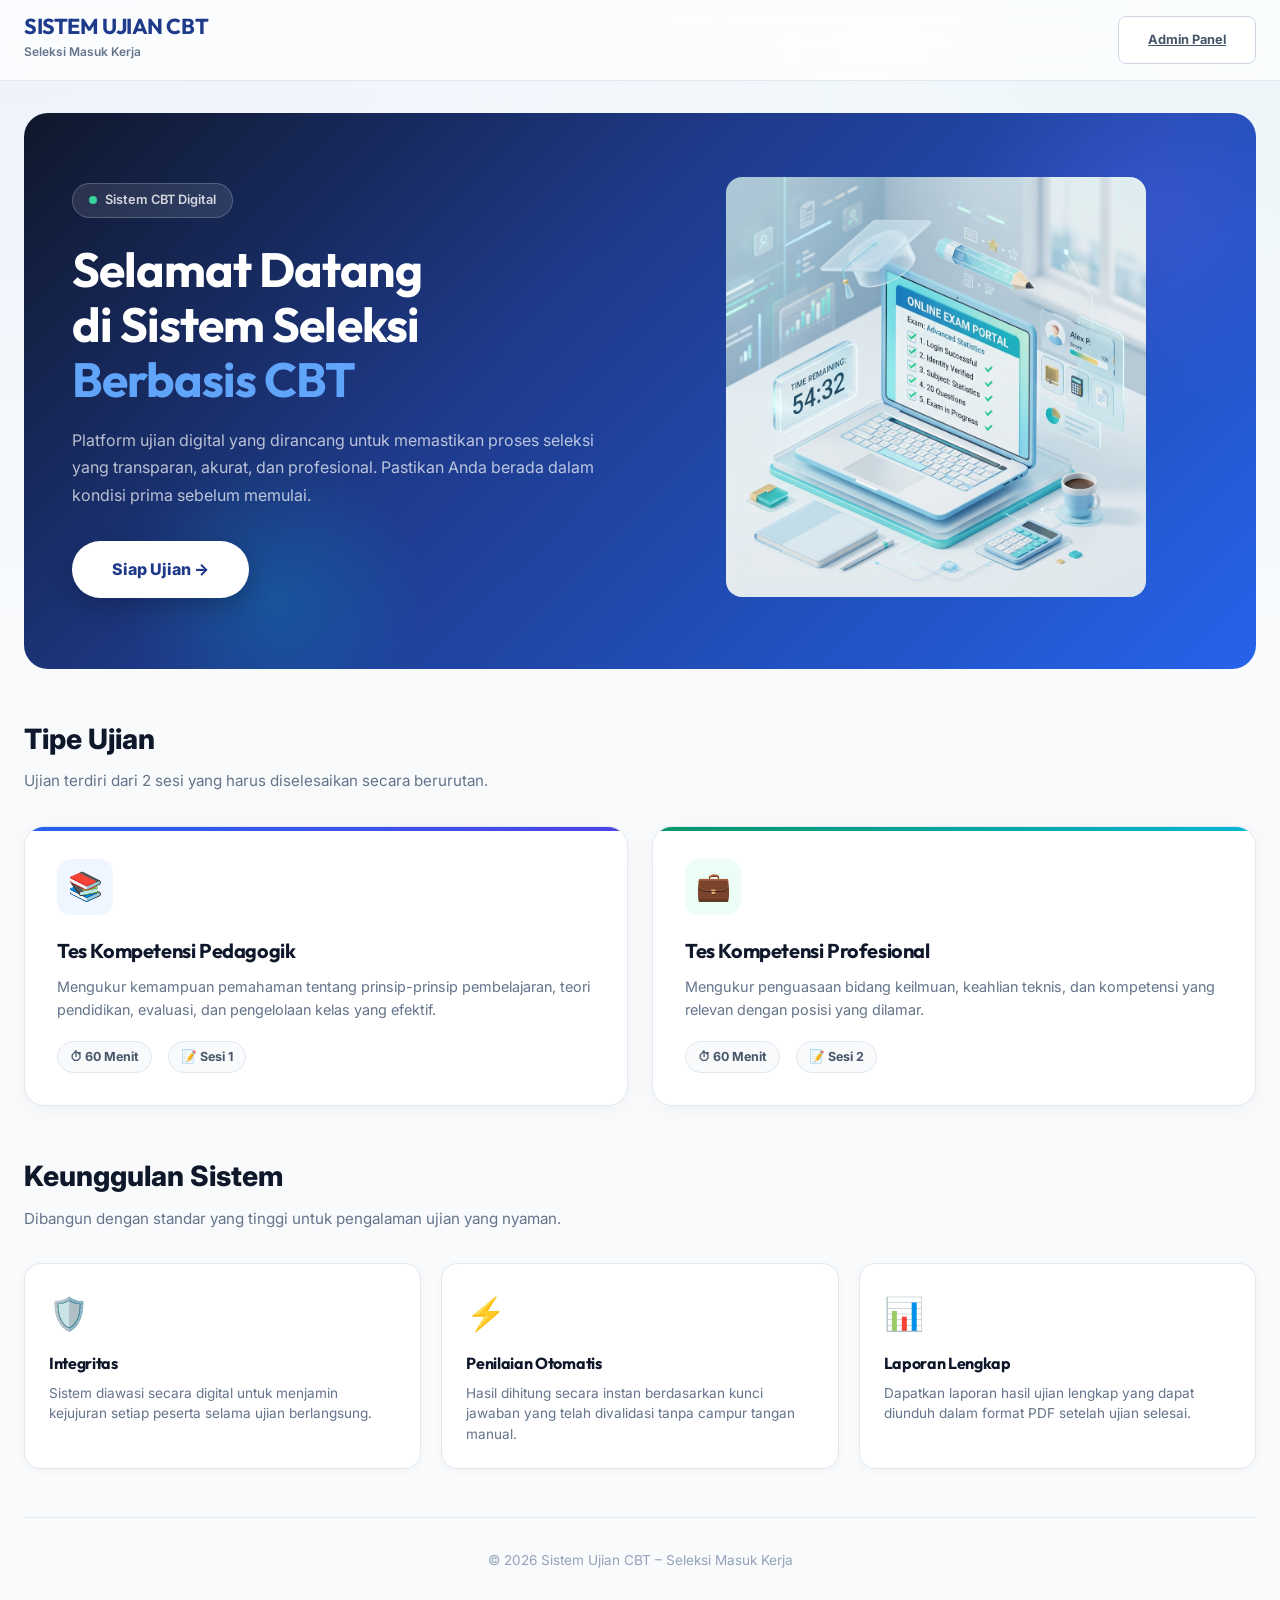
<file: index.html>
<!DOCTYPE html>
<html lang="id">
<head>
  <meta charset="UTF-8">
  <meta name="viewport" content="width=device-width, initial-scale=1.0">
  <title>Sistem Ujian CBT – Seleksi Masuk Kerja</title>
  <link rel="stylesheet" href="css/style.css">
  <style>
    /* Hero Gradient Banner */
    .landing-hero {
      background: linear-gradient(135deg, #0f172a 0%, #1e3a8a 40%, #2563eb 100%);
      border-radius: 24px;
      padding: 4rem 3rem;
      display: grid;
      grid-template-columns: 1fr 1fr;
      gap: 3rem;
      align-items: center;
      margin-bottom: 3rem;
      position: relative;
      overflow: hidden;
    }
    .landing-hero::before {
      content: '';
      position: absolute;
      top: -100px; right: -100px;
      width: 400px; height: 400px;
      background: radial-gradient(circle, rgba(99,102,241,0.3) 0%, transparent 70%);
      border-radius: 50%;
    }
    .landing-hero::after {
      content: '';
      position: absolute;
      bottom: -80px; left: 100px;
      width: 300px; height: 300px;
      background: radial-gradient(circle, rgba(6,182,212,0.2) 0%, transparent 70%);
      border-radius: 50%;
    }
    .hero-content { position: relative; z-index: 1; }
    .hero-badge {
      display: inline-flex; align-items: center; gap: 8px;
      background: rgba(255,255,255,0.1); border: 1px solid rgba(255,255,255,0.2);
      padding: 6px 16px; border-radius: 50px; margin-bottom: 1.5rem;
      font-size: 0.8rem; color: rgba(255,255,255,0.8); font-weight: 600;
    }
    .hero-badge span { width: 8px; height: 8px; background: #34d399; border-radius: 50%; }
    .hero-title { font-size: 3rem; color: white; line-height: 1.15; margin-bottom: 1.25rem; }
    .hero-title em { color: #60a5fa; font-style: normal; }
    .hero-desc { color: rgba(255,255,255,0.7); font-size: 1rem; line-height: 1.7; margin-bottom: 2rem; }
    .hero-cta { display: flex; gap: 1rem; align-items: center; }
    .btn-hero {
      background: white; color: #1e3a8a;
      padding: 1rem 2.5rem; border-radius: 50px;
      font-weight: 800; font-size: 1rem; text-decoration: none;
      box-shadow: 0 8px 25px rgba(0,0,0,0.2);
      transition: transform 0.2s, box-shadow 0.2s;
      display: inline-flex; align-items: center; gap: 8px;
    }
    .btn-hero:hover { transform: translateY(-3px); box-shadow: 0 12px 30px rgba(0,0,0,0.25); }
    .hero-illu-wrap { position: relative; z-index: 1; text-align: center; }
    .hero-illu-wrap img { width: 100%; max-width: 420px; animation: float 6s ease-in-out infinite; border-radius: 16px; }

    /* Exam Types Section */
    .section-title { font-size: 1.75rem; font-weight: 800; color: #0f172a; margin-bottom: 0.5rem; }
    .section-sub { color: #64748b; margin-bottom: 2rem; font-size: 0.95rem; }

    .exam-types-grid {
      display: grid;
      grid-template-columns: 1fr 1fr;
      gap: 1.5rem;
      margin-bottom: 3rem;
    }
    .exam-type-card {
      background: white;
      border: 1px solid #e2e8f0;
      border-radius: 20px;
      padding: 2rem;
      box-shadow: 0 4px 20px rgba(0,0,0,0.04);
      transition: transform 0.2s, box-shadow 0.2s;
      position: relative;
      overflow: hidden;
    }
    .exam-type-card:hover { transform: translateY(-4px); box-shadow: 0 12px 30px rgba(0,0,0,0.08); }
    .exam-type-card::before {
      content: '';
      position: absolute; top: 0; left: 0;
      width: 100%; height: 4px;
    }
    .exam-type-card.pedagogik::before { background: linear-gradient(90deg, #2563eb, #4f46e5); }
    .exam-type-card.profesional::before { background: linear-gradient(90deg, #059669, #06b6d4); }
    .exam-type-icon {
      width: 56px; height: 56px; border-radius: 14px;
      display: flex; align-items: center; justify-content: center;
      font-size: 1.75rem; margin-bottom: 1.25rem;
    }
    .pedagogik .exam-type-icon { background: #eff6ff; }
    .profesional .exam-type-icon { background: #ecfdf5; }
    .exam-type-card h3 { font-size: 1.25rem; color: #0f172a; margin-bottom: 0.5rem; }
    .exam-type-card p { color: #64748b; font-size: 0.9rem; line-height: 1.6; margin-bottom: 1.25rem; }
    .exam-meta { display: flex; gap: 1rem; }
    .exam-meta-item {
      display: flex; align-items: center; gap: 6px;
      font-size: 0.78rem; font-weight: 700; color: #475569;
      background: #f8fafc; padding: 5px 12px; border-radius: 50px;
      border: 1px solid #e2e8f0;
    }

    /* Features */
    .features-grid {
      display: grid;
      grid-template-columns: repeat(3, 1fr);
      gap: 1.25rem;
      margin-bottom: 3rem;
    }
    .feature-card {
      background: white; border: 1px solid #e2e8f0;
      border-radius: 16px; padding: 1.5rem;
      box-shadow: 0 2px 10px rgba(0,0,0,0.03);
    }
    .feature-icon { font-size: 2rem; margin-bottom: 0.75rem; }
    .feature-card h4 { font-size: 1rem; color: #0f172a; margin-bottom: 0.4rem; }
    .feature-card p { color: #64748b; font-size: 0.85rem; line-height: 1.5; }

    @keyframes float {
      0%, 100% { transform: translateY(0); }
      50% { transform: translateY(-12px); }
    }

    /* ── Mobile Responsive ── */
    @media (max-width: 768px) {
      .landing-hero {
        grid-template-columns: 1fr;
        padding: 2.5rem 1.5rem;
        gap: 1.5rem;
        border-radius: 16px;
        margin-bottom: 2rem;
      }
      .hero-title { font-size: 2rem; }
      .hero-illu-wrap { order: -1; }
      .hero-illu-wrap img { max-width: 260px; }
      .hero-cta { flex-wrap: wrap; }
      .btn-hero { padding: 0.875rem 2rem; font-size: 0.95rem; }

      .exam-types-grid { grid-template-columns: 1fr; gap: 1rem; margin-bottom: 2rem; }
      .features-grid { grid-template-columns: 1fr; gap: 1rem; margin-bottom: 2rem; }
      .section-title { font-size: 1.35rem; }
    }

    @media (max-width: 480px) {
      .landing-hero { padding: 2rem 1.25rem; border-radius: 14px; }
      .hero-title { font-size: 1.65rem; }
      .hero-desc { font-size: 0.9rem; }
      .hero-illu-wrap img { max-width: 200px; }
      .exam-meta { flex-wrap: wrap; gap: 0.5rem; }
    }
  </style>
</head>
<body>
<div class="bg-mesh"></div>

<header class="site-header">
  <div class="header-inner">
    <div class="logo">
      <div class="logo-text">
        <h1>SISTEM UJIAN CBT</h1>
        <span>Seleksi Masuk Kerja</span>
      </div>
    </div>
    <a href="admin-login.html" class="btn btn-outline" style="font-size:0.8rem;">Admin Panel</a>
  </div>
</header>

<main class="main-container wide">

  <!-- HERO BANNER -->
  <section class="landing-hero">
    <div class="hero-content">
      <div class="hero-badge"><span></span> Sistem CBT Digital</div>
      <h1 class="hero-title">Selamat Datang<br>di Sistem Seleksi<br><em>Berbasis CBT</em></h1>
      <p class="hero-desc">Platform ujian digital yang dirancang untuk memastikan proses seleksi yang transparan, akurat, dan profesional. Pastikan Anda berada dalam kondisi prima sebelum memulai.</p>
      <div class="hero-cta">
        <a href="data-diri.html" class="btn-hero">Siap Ujian →</a>
      </div>
    </div>
    <div class="hero-illu-wrap">
      <img src="cbt-illustration.png" alt="CBT Illustration">
    </div>
  </section>

  <!-- TIPE UJIAN -->
  <div style="margin-bottom: 1rem;">
    <div class="section-title">Tipe Ujian</div>
    <p class="section-sub">Ujian terdiri dari 2 sesi yang harus diselesaikan secara berurutan.</p>
  </div>

  <div class="exam-types-grid">
    <div class="exam-type-card pedagogik">
      <div class="exam-type-icon">📚</div>
      <h3>Tes Kompetensi Pedagogik</h3>
      <p>Mengukur kemampuan pemahaman tentang prinsip-prinsip pembelajaran, teori pendidikan, evaluasi, dan pengelolaan kelas yang efektif.</p>
      <div class="exam-meta">
        <div class="exam-meta-item">⏱ 60 Menit</div>
        <div class="exam-meta-item">📝 Sesi 1</div>
      </div>
    </div>
    <div class="exam-type-card profesional">
      <div class="exam-type-icon">💼</div>
      <h3>Tes Kompetensi Profesional</h3>
      <p>Mengukur penguasaan bidang keilmuan, keahlian teknis, dan kompetensi yang relevan dengan posisi yang dilamar.</p>
      <div class="exam-meta">
        <div class="exam-meta-item">⏱ 60 Menit</div>
        <div class="exam-meta-item">📝 Sesi 2</div>
      </div>
    </div>
  </div>

  <!-- FEATURES -->
  <div class="section-title" style="margin-bottom: 0.5rem;">Keunggulan Sistem</div>
  <p class="section-sub">Dibangun dengan standar yang tinggi untuk pengalaman ujian yang nyaman.</p>
  <div class="features-grid">
    <div class="feature-card">
      <div class="feature-icon">🛡️</div>
      <h4>Integritas</h4>
      <p>Sistem diawasi secara digital untuk menjamin kejujuran setiap peserta selama ujian berlangsung.</p>
    </div>
    <div class="feature-card">
      <div class="feature-icon">⚡</div>
      <h4>Penilaian Otomatis</h4>
      <p>Hasil dihitung secara instan berdasarkan kunci jawaban yang telah divalidasi tanpa campur tangan manual.</p>
    </div>
    <div class="feature-card">
      <div class="feature-icon">📊</div>
      <h4>Laporan Lengkap</h4>
      <p>Dapatkan laporan hasil ujian lengkap yang dapat diunduh dalam format PDF setelah ujian selesai.</p>
    </div>
  </div>

  <footer style="text-align:center; padding: 2rem; border-top: 1px solid #e2e8f0; color: #94a3b8; font-size: 0.85rem;">
    © 2026 Sistem Ujian CBT – Seleksi Masuk Kerja
  </footer>
</main>

<script>
  // Background Sync: Mengirim hasil ujian tertunda jika ada
  window.addEventListener('load', () => {
    const unsentStr = localStorage.getItem('cbt_unsent_result');
    if (unsentStr) {
      fetch('api_hasil.php', {
        method: 'POST',
        headers: { 'Content-Type': 'application/json' },
        body: unsentStr
      }).then(r => r.json()).then(res => {
        if (res.status === 'success') localStorage.removeItem('cbt_unsent_result');
      }).catch(e => console.log('Background sync failed:', e));
    }
  });
</script>
</body>
</html>
</file>
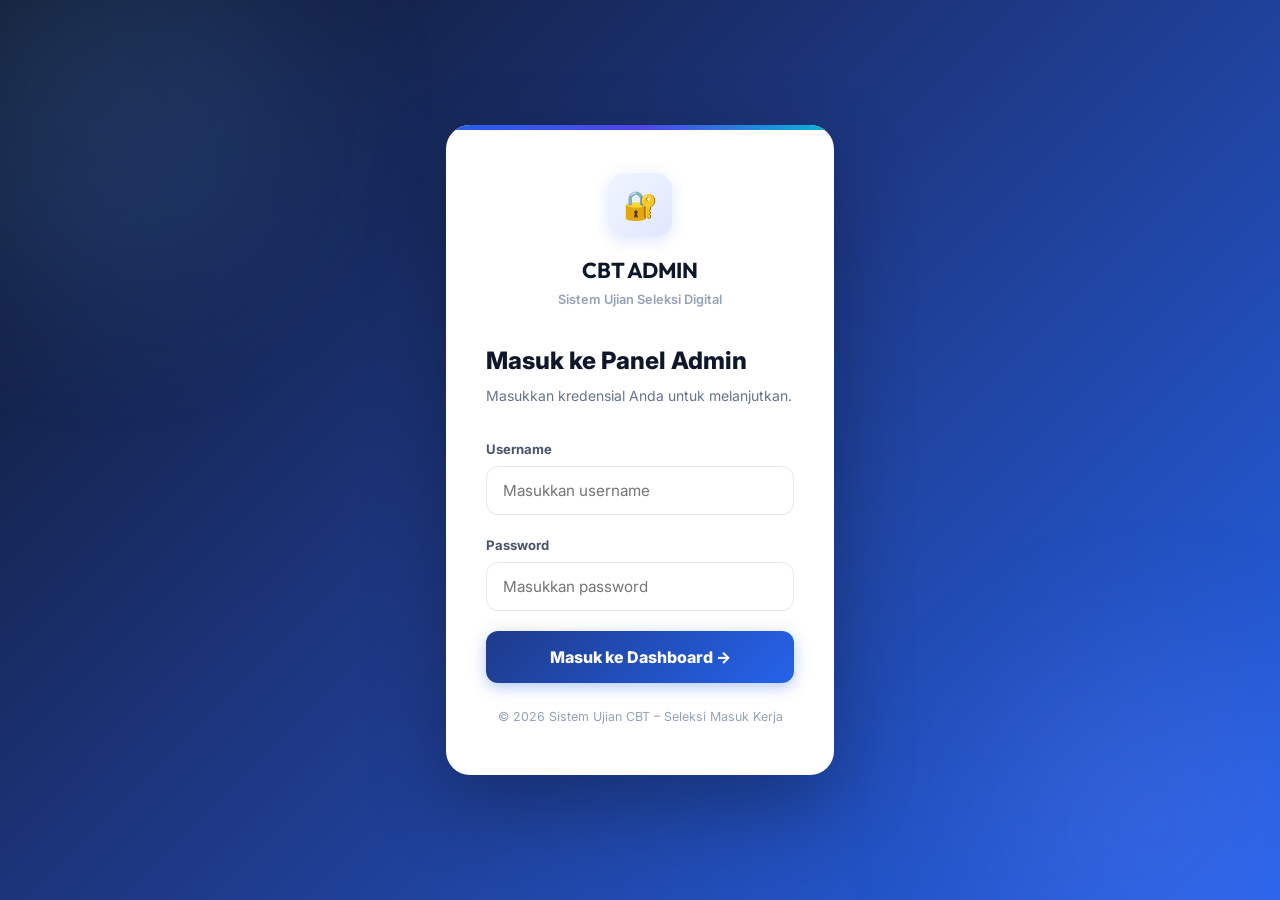
<file: admin-login.html>
<!DOCTYPE html>
<html lang="id">
<head>
  <meta charset="UTF-8">
  <meta name="viewport" content="width=device-width, initial-scale=1.0">
  <title>Login Admin – Sistem Ujian CBT</title>
  <link rel="stylesheet" href="css/style.css">
  <style>
    body { min-height: 100vh; display: flex; align-items: center; justify-content: center; background: linear-gradient(135deg, #0f172a 0%, #1e3a8a 50%, #2563eb 100%); }

    .login-wrap {
      width: 100%; max-width: 420px; padding: 1rem;
    }

    .login-card {
      background: white; border-radius: 24px; padding: 3rem 2.5rem;
      box-shadow: 0 30px 80px rgba(0,0,0,0.3);
      position: relative; overflow: hidden;
    }
    .login-card::before {
      content: ''; position: absolute; top: 0; left: 0; right: 0; height: 5px;
      background: linear-gradient(90deg, #2563eb, #4f46e5, #06b6d4);
    }

    .login-logo {
      text-align: center; margin-bottom: 2rem;
    }
    .login-logo-icon {
      width: 64px; height: 64px; background: linear-gradient(135deg, #eff6ff, #e0e7ff);
      border-radius: 16px; display: flex; align-items: center; justify-content: center;
      font-size: 1.75rem; margin: 0 auto 1rem;
      box-shadow: 0 4px 15px rgba(37,99,235,0.15);
    }
    .login-logo h1 { font-size: 1.35rem; color: #0f172a; margin-bottom: 2px; }
    .login-logo p { font-size: 0.8rem; color: #94a3b8; font-weight: 600; }

    .login-title { font-size: 1.5rem; font-weight: 800; color: #0f172a; margin-bottom: 0.25rem; }
    .login-subtitle { font-size: 0.875rem; color: #64748b; margin-bottom: 2rem; }

    .login-group { margin-bottom: 1.25rem; }
    .login-label { display: block; font-size: 0.82rem; font-weight: 700; color: #475569; margin-bottom: 6px; }
    .login-input {
      width: 100%; padding: 0.875rem 1rem; border: 1.5px solid #e2e8f0;
      border-radius: 12px; font-size: 0.95rem; font-family: 'Inter', sans-serif;
      transition: border-color 0.2s, box-shadow 0.2s; outline: none;
    }
    .login-input:focus { border-color: #2563eb; box-shadow: 0 0 0 4px rgba(37,99,235,0.1); }
    .login-input.error { border-color: #e11d48; box-shadow: 0 0 0 4px rgba(225,29,72,0.1); }

    .login-error {
      background: #fef2f2; border: 1px solid #fecaca; border-radius: 10px;
      padding: 0.75rem 1rem; font-size: 0.85rem; color: #991b1b;
      margin-bottom: 1.25rem; display: none; align-items: center; gap: 8px;
    }
    .login-error.show { display: flex; }

    .login-btn {
      width: 100%; padding: 1rem; background: linear-gradient(135deg, #1e3a8a, #2563eb);
      color: white; border: none; border-radius: 12px; font-size: 1rem;
      font-weight: 800; cursor: pointer; font-family: 'Inter', sans-serif;
      box-shadow: 0 4px 15px rgba(37,99,235,0.35);
      transition: transform 0.2s, box-shadow 0.2s;
    }
    .login-btn:hover { transform: translateY(-2px); box-shadow: 0 8px 25px rgba(37,99,235,0.4); }
    .login-btn:active { transform: translateY(0); }

    .login-footer {
      text-align: center; margin-top: 1.5rem;
      font-size: 0.78rem; color: #94a3b8;
    }

    /* Background blobs */
    .blob {
      position: fixed; border-radius: 50%;
      filter: blur(80px); opacity: 0.15; pointer-events: none; z-index: 0;
    }
    .blob-1 { width: 400px; height: 400px; background: #60a5fa; top: -100px; left: -100px; }
    .blob-2 { width: 350px; height: 350px; background: #818cf8; bottom: -100px; right: -50px; }
  </style>
</head>
<body>
<div class="blob blob-1"></div>
<div class="blob blob-2"></div>

<div class="login-wrap">
  <div class="login-card">
    <div class="login-logo">
      <div class="login-logo-icon">🔐</div>
      <h1>CBT ADMIN</h1>
      <p>Sistem Ujian Seleksi Digital</p>
    </div>

    <div class="login-title">Masuk ke Panel Admin</div>
    <p class="login-subtitle">Masukkan kredensial Anda untuk melanjutkan.</p>

    <div class="login-error" id="login-error">
      <span>⚠️</span> Username atau password salah.
    </div>

    <form id="login-form" onsubmit="doLogin(event)">
      <div class="login-group">
        <label class="login-label" for="username">Username</label>
        <input type="text" id="username" class="login-input" placeholder="Masukkan username" autocomplete="username">
      </div>
      <div class="login-group">
        <label class="login-label" for="password">Password</label>
        <input type="password" id="password" class="login-input" placeholder="Masukkan password" autocomplete="current-password">
      </div>
      <button type="submit" class="login-btn">Masuk ke Dashboard →</button>
    </form>

    <div class="login-footer">
      © 2026 Sistem Ujian CBT – Seleksi Masuk Kerja
    </div>
  </div>
</div>

<script>
  // Cek jika sudah login
  if (sessionStorage.getItem('admin_logged_in') === 'true') {
    window.location.href = 'admin.html';
  }

  function doLogin(e) {
    e.preventDefault();
    const username = document.getElementById('username').value.trim();
    const password = document.getElementById('password').value;
    const errEl = document.getElementById('login-error');
    const uInput = document.getElementById('username');
    const pInput = document.getElementById('password');

    // Reset
    errEl.classList.remove('show');
    uInput.classList.remove('error');
    pInput.classList.remove('error');

    if (username === 'admin' && password === 'admin1234') {
      sessionStorage.setItem('admin_logged_in', 'true');
      window.location.href = 'admin.html';
    } else {
      errEl.classList.add('show');
      uInput.classList.add('error');
      pInput.classList.add('error');
      pInput.value = '';
    }
  }
</script>
</body>
</html>
</file>
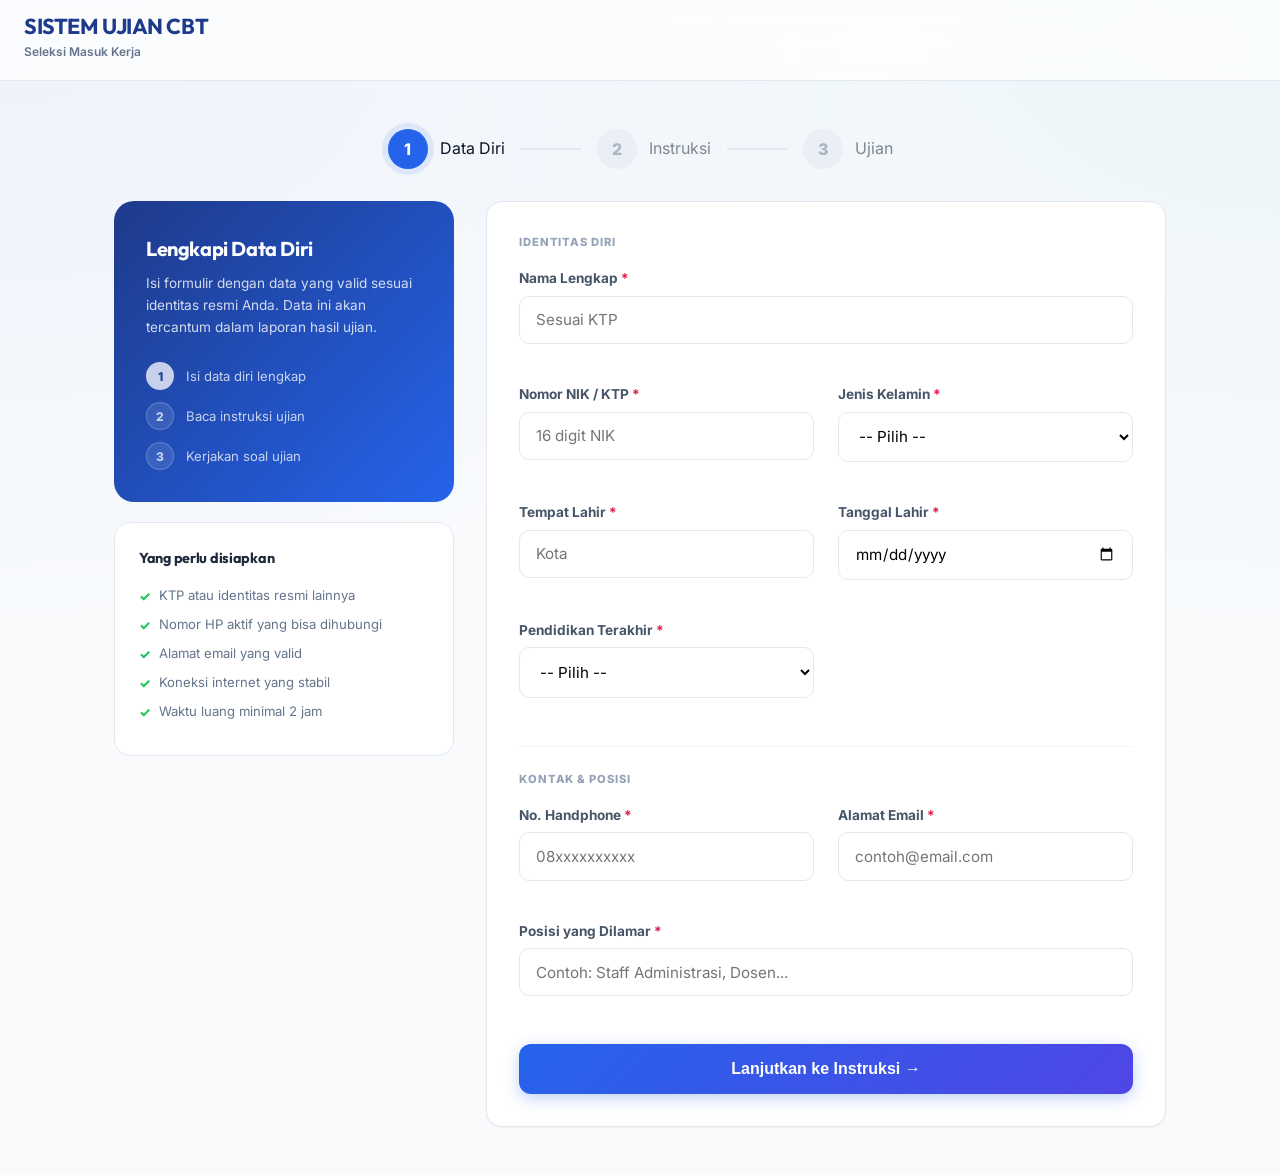
<file: data-diri.html>
<!DOCTYPE html>
<html lang="id">
<head>
  <meta charset="UTF-8">
  <meta name="viewport" content="width=device-width, initial-scale=1.0">
  <title>Data Peserta – Sistem Ujian CBT</title>
  <link rel="stylesheet" href="css/style.css">
  <style>
    .datadiri-layout {
      display: grid;
      grid-template-columns: 1fr 2fr;
      gap: 2rem;
      align-items: start;
    }

    /* Info Panel (kiri) */
    .datadiri-info {
      position: sticky;
      top: 100px;
    }
    .info-panel {
      background: linear-gradient(135deg, #1e3a8a 0%, #2563eb 100%);
      border-radius: 20px;
      padding: 2rem;
      color: white;
      margin-bottom: 1.25rem;
    }
    .info-panel h3 { font-size: 1.25rem; margin-bottom: 0.5rem; }
    .info-panel p { font-size: 0.85rem; opacity: 0.8; line-height: 1.6; margin-bottom: 1.5rem; }
    .info-steps { display: flex; flex-direction: column; gap: 0.75rem; }
    .info-step {
      display: flex; align-items: center; gap: 12px;
      font-size: 0.82rem; opacity: 0.75;
    }
    .info-step.done { opacity: 1; }
    .info-step-num {
      width: 28px; height: 28px; border-radius: 50%;
      background: rgba(255,255,255,0.15); border: 1px solid rgba(255,255,255,0.3);
      display: flex; align-items: center; justify-content: center;
      font-weight: 800; font-size: 0.75rem; flex-shrink: 0;
    }
    .info-step.active .info-step-num { background: white; color: #1e3a8a; }

    .req-card {
      background: white; border: 1px solid #e2e8f0;
      border-radius: 16px; padding: 1.5rem;
    }
    .req-card h4 { font-size: 0.9rem; font-weight: 700; color: #1e293b; margin-bottom: 1rem; }
    .req-item {
      display: flex; align-items: flex-start; gap: 8px;
      font-size: 0.82rem; color: #64748b; margin-bottom: 0.6rem; line-height: 1.4;
    }
    .req-item::before { content: '✓'; color: #22c55e; font-weight: 800; flex-shrink: 0; margin-top: 1px; }

    /* Form Panel (kanan) */
    .datadiri-form .card { padding: 2rem; }
    .form-section-title {
      font-size: 0.7rem; font-weight: 800; text-transform: uppercase;
      letter-spacing: 0.08em; color: #94a3b8; margin: 1.5rem 0 1rem;
      padding-top: 1.5rem; border-top: 1px solid #f1f5f9;
    }
    .form-section-title:first-child { margin-top: 0; padding-top: 0; border-top: none; }
    .form-grid-2 {
      display: grid;
      grid-template-columns: 1fr 1fr;
      gap: 1rem 1.5rem;
    }
    .form-grid-2 .full { grid-column: span 2; }
    .form-label { font-size: 0.85rem; font-weight: 700; color: #475569; display: block; margin-bottom: 6px; }
    .form-label span { color: #e11d48; }
    .form-input, .form-select {
      width: 100%; padding: 0.85rem 1rem; border-radius: 10px;
      border: 1.5px solid #e2e8f0; background: #fff;
      font-size: 0.95rem; font-family: 'Inter', sans-serif;
      transition: border-color 0.2s, box-shadow 0.2s;
    }
    .form-input:focus, .form-select:focus {
      outline: none; border-color: #2563eb;
      box-shadow: 0 0 0 4px rgba(37,99,235,0.1);
    }
    .form-input.error { border-color: #e11d48; }
    .form-error { display: none; font-size: 0.75rem; color: #e11d48; margin-top: 4px; }
    .form-error.show { display: block; }
    .btn-submit {
      width: 100%; padding: 1rem; font-size: 1rem; font-weight: 800;
      background: linear-gradient(135deg, #2563eb, #4f46e5);
      color: white; border: none; border-radius: 12px; cursor: pointer;
      transition: transform 0.2s, box-shadow 0.2s;
      box-shadow: 0 4px 15px rgba(37,99,235,0.3);
      margin-top: 1.5rem;
    }
    .btn-submit:hover { transform: translateY(-2px); box-shadow: 0 8px 20px rgba(37,99,235,0.35); }

    /* ── Mobile Responsive ── */
    @media (max-width: 768px) {
      .datadiri-layout {
        grid-template-columns: 1fr;
        gap: 1.25rem;
      }
      .datadiri-info { position: static; }
      .datadiri-form .card { padding: 1.5rem; }
      .form-grid-2 { grid-template-columns: 1fr; gap: 0; }
      .form-grid-2 .full { grid-column: span 1; }
      .info-panel { padding: 1.5rem; }
    }

    @media (max-width: 480px) {
      .datadiri-form .card { padding: 1.25rem; }
      .info-panel { padding: 1.25rem; }
      .req-card { padding: 1.25rem; }
    }
  </style>
</head>
<body>
<div class="bg-mesh"></div>

<header class="site-header">
  <div class="header-inner">
    <div class="logo">
      <div class="logo-text">
        <h1>SISTEM UJIAN CBT</h1>
        <span>Seleksi Masuk Kerja</span>
      </div>
    </div>
  </div>
</header>

<main class="main-container">

  <!-- STEPPER -->
  <div class="step-indicator" style="margin-bottom: 2rem;">
    <div class="step active">
      <div class="step-circle">1</div>
      <div class="step-label">Data Diri</div>
    </div>
    <div class="step-line"></div>
    <div class="step">
      <div class="step-circle">2</div>
      <div class="step-label">Instruksi</div>
    </div>
    <div class="step-line"></div>
    <div class="step">
      <div class="step-circle">3</div>
      <div class="step-label">Ujian</div>
    </div>
  </div>

  <div class="datadiri-layout">

    <!-- LEFT: Info Panel -->
    <aside class="datadiri-info">
      <div class="info-panel">
        <h3>Lengkapi Data Diri</h3>
        <p>Isi formulir dengan data yang valid sesuai identitas resmi Anda. Data ini akan tercantum dalam laporan hasil ujian.</p>
        <div class="info-steps">
          <div class="info-step active">
            <div class="info-step-num">1</div>
            <span>Isi data diri lengkap</span>
          </div>
          <div class="info-step">
            <div class="info-step-num">2</div>
            <span>Baca instruksi ujian</span>
          </div>
          <div class="info-step">
            <div class="info-step-num">3</div>
            <span>Kerjakan soal ujian</span>
          </div>
        </div>
      </div>

      <div class="req-card">
        <h4>Yang perlu disiapkan</h4>
        <div class="req-item">KTP atau identitas resmi lainnya</div>
        <div class="req-item">Nomor HP aktif yang bisa dihubungi</div>
        <div class="req-item">Alamat email yang valid</div>
        <div class="req-item">Koneksi internet yang stabil</div>
        <div class="req-item">Waktu luang minimal 2 jam</div>
      </div>
    </aside>

    <!-- RIGHT: Form -->
    <div class="datadiri-form">
      <div class="card">
        <form id="form-peserta" novalidate>

          <div class="form-section-title">Identitas Diri</div>
          <div class="form-grid-2">
            <div class="form-group full">
              <label class="form-label" for="nama">Nama Lengkap <span>*</span></label>
              <input type="text" id="nama" class="form-input" placeholder="Sesuai KTP" autocomplete="name">
              <span class="form-error" id="err-nama">Nama lengkap wajib diisi</span>
            </div>
            <div class="form-group">
              <label class="form-label" for="nik">Nomor NIK / KTP <span>*</span></label>
              <input type="text" id="nik" class="form-input" placeholder="16 digit NIK" maxlength="16" inputmode="numeric">
              <span class="form-error" id="err-nik">NIK harus 16 digit angka</span>
            </div>
            <div class="form-group">
              <label class="form-label" for="jk">Jenis Kelamin <span>*</span></label>
              <select id="jk" class="form-select">
                <option value="">-- Pilih --</option>
                <option value="Laki-laki">Laki-laki</option>
                <option value="Perempuan">Perempuan</option>
              </select>
              <span class="form-error" id="err-jk">Pilih jenis kelamin</span>
            </div>
            <div class="form-group">
              <label class="form-label" for="tempat-lahir">Tempat Lahir <span>*</span></label>
              <input type="text" id="tempat-lahir" class="form-input" placeholder="Kota">
              <span class="form-error" id="err-tempat-lahir">Tempat lahir wajib diisi</span>
            </div>
            <div class="form-group">
              <label class="form-label" for="tgl-lahir">Tanggal Lahir <span>*</span></label>
              <input type="date" id="tgl-lahir" class="form-input" max="2006-01-01">
              <span class="form-error" id="err-tgl-lahir">Tanggal lahir wajib diisi</span>
            </div>
            <div class="form-group">
              <label class="form-label" for="pendidikan">Pendidikan Terakhir <span>*</span></label>
              <select id="pendidikan" class="form-select">
                <option value="">-- Pilih --</option>
                <option value="SMA/SMK/MA">SMA / SMK / MA</option>
                <option value="D3">D3 (Diploma)</option>
                <option value="S1">S1 (Sarjana)</option>
                <option value="S2">S2 (Magister)</option>
                <option value="S3">S3 (Doktor)</option>
              </select>
              <span class="form-error" id="err-pendidikan">Pilih pendidikan terakhir</span>
            </div>
          </div>

          <div class="form-section-title">Kontak & Posisi</div>
          <div class="form-grid-2">
            <div class="form-group">
              <label class="form-label" for="hp">No. Handphone <span>*</span></label>
              <input type="tel" id="hp" class="form-input" placeholder="08xxxxxxxxxx" inputmode="tel">
              <span class="form-error" id="err-hp">Nomor HP wajib diisi (min 10 digit)</span>
            </div>
            <div class="form-group">
              <label class="form-label" for="email">Alamat Email <span>*</span></label>
              <input type="email" id="email" class="form-input" placeholder="contoh@email.com" autocomplete="email">
              <span class="form-error" id="err-email">Masukkan email yang valid</span>
            </div>
            <div class="form-group full">
              <label class="form-label" for="posisi">Posisi yang Dilamar <span>*</span></label>
              <input type="text" id="posisi" class="form-input" placeholder="Contoh: Staff Administrasi, Dosen...">
              <span class="form-error" id="err-posisi">Posisi yang dilamar wajib diisi</span>
            </div>
          </div>

          <button type="submit" class="btn-submit">Lanjutkan ke Instruksi →</button>
        </form>
      </div>
    </div>

  </div>
</main>

<script>
  document.getElementById('form-peserta').addEventListener('submit', function(e) {
    e.preventDefault();
    const fields = [
      { id: 'nama', errId: 'err-nama', validate: v => v.trim().length >= 3 },
      { id: 'nik', errId: 'err-nik', validate: v => /^\d{16}$/.test(v.trim()) },
      { id: 'jk', errId: 'err-jk', validate: v => v !== '' },
      { id: 'tempat-lahir', errId: 'err-tempat-lahir', validate: v => v.trim().length >= 2 },
      { id: 'tgl-lahir', errId: 'err-tgl-lahir', validate: v => v !== '' },
      { id: 'pendidikan', errId: 'err-pendidikan', validate: v => v !== '' },
      { id: 'hp', errId: 'err-hp', validate: v => /^(\+62|08)\d{8,12}$/.test(v.replace(/\s/g, '')) },
      { id: 'email', errId: 'err-email', validate: v => /^[^\s@]+@[^\s@]+\.[^\s@]+$/.test(v) },
      { id: 'posisi', errId: 'err-posisi', validate: v => v.trim().length >= 3 },
    ];
    let valid = true;
    fields.forEach(({ id, errId, validate }) => {
      const input = document.getElementById(id);
      const errEl = document.getElementById(errId);
      const ok = validate(input.value);
      input.classList.toggle('error', !ok);
      errEl.classList.toggle('show', !ok);
      if (!ok) valid = false;
    });
    if (!valid) {
      document.querySelector('.form-input.error, .form-select.error')?.scrollIntoView({ behavior: 'smooth', block: 'center' });
      return;
    }
    const peserta = {
      nama: document.getElementById('nama').value.trim(),
      nik: document.getElementById('nik').value.trim(),
      jk: document.getElementById('jk').value,
      tempat_lahir: document.getElementById('tempat-lahir').value.trim(),
      tgl_lahir: document.getElementById('tgl-lahir').value,
      pendidikan: document.getElementById('pendidikan').value,
      hp: document.getElementById('hp').value.trim(),
      email: document.getElementById('email').value.trim(),
      posisi: document.getElementById('posisi').value.trim(),
    };

    // ── Cek apakah NIK sudah pernah menyelesaikan ujian ──
    const EXAM_DONE_KEY = 'cbt_exam_completed';
    try {
      const completed = JSON.parse(localStorage.getItem(EXAM_DONE_KEY) || '[]');
      const found = completed.find(e => e.nik === peserta.nik);
      if (found) {
        sessionStorage.setItem('peserta_ujian', JSON.stringify(peserta));
        showExamDoneBlock(peserta, found);
        return;
      }
    } catch(e) {}

    sessionStorage.setItem('peserta_ujian', JSON.stringify(peserta));
    window.location.href = 'instruksi.html';
  });

  document.getElementById('nik').addEventListener('input', function() {
    this.value = this.value.replace(/\D/g, '').slice(0, 16);
  });

  // Background Sync: Mengirim hasil ujian tertunda jika ada
  window.addEventListener('load', () => {
    const unsentStr = localStorage.getItem('cbt_unsent_result');
    if (unsentStr) {
      fetch('api_hasil.php', {
        method: 'POST',
        headers: { 'Content-Type': 'application/json' },
        body: unsentStr
      }).then(r => r.json()).then(res => {
        if (res.status === 'success') localStorage.removeItem('cbt_unsent_result');
      }).catch(e => console.log('Background sync failed:', e));
    }
  });

  function showExamDoneBlock(peserta, entry) {
    const waktu = new Date(entry.waktu).toLocaleDateString('id-ID', {
      day: '2-digit', month: 'long', year: 'numeric', hour: '2-digit', minute: '2-digit'
    });
    const overlay = document.createElement('div');
    overlay.style.cssText = 'position:fixed;inset:0;background:rgba(15,23,42,0.65);backdrop-filter:blur(8px);z-index:9999;display:flex;align-items:center;justify-content:center;animation:fadeIn 0.4s ease;';
    overlay.innerHTML = `
      <div style="background:white;border-radius:24px;padding:2.5rem;max-width:480px;width:90%;text-align:center;box-shadow:0 30px 80px rgba(0,0,0,0.2);animation:slideUp 0.4s cubic-bezier(0.34,1.56,0.64,1);position:relative;overflow:hidden;">
        <div style="position:absolute;top:0;left:0;right:0;height:5px;background:linear-gradient(90deg,#f59e0b,#ef4444);"></div>
        <div style="width:80px;height:80px;background:linear-gradient(135deg,#fef3c7,#fde68a);border-radius:50%;display:flex;align-items:center;justify-content:center;margin:0 auto 1.5rem;font-size:2.2rem;box-shadow:0 8px 24px rgba(245,158,11,0.2);">
          🔒
        </div>
        <h2 style="font-family:'Outfit',sans-serif;font-size:1.5rem;font-weight:800;color:#0f172a;margin-bottom:0.75rem;">
          Ujian Sudah Diselesaikan
        </h2>
        <p style="color:#64748b;font-size:0.9rem;line-height:1.7;margin-bottom:1.5rem;">
          NIK <strong>${peserta.nik}</strong> tercatat sudah menyelesaikan ujian.<br>
          Setiap peserta hanya dapat mengerjakan ujian <strong>satu kali</strong>.
        </p>
        <div style="background:#fffbeb;border:1px solid #fde68a;border-radius:12px;padding:1rem;margin-bottom:1.5rem;text-align:left;">
          <div style="display:flex;justify-content:space-between;padding:5px 0;border-bottom:1px solid #fef3c7;">
            <span style="color:#92400e;font-size:0.82rem;font-weight:600;">Peserta</span>
            <span style="font-weight:700;color:#0f172a;font-size:0.85rem;">${entry.nama || peserta.nama}</span>
          </div>
          <div style="display:flex;justify-content:space-between;padding:5px 0;border-bottom:1px solid #fef3c7;">
            <span style="color:#92400e;font-size:0.82rem;font-weight:600;">NIK</span>
            <span style="font-weight:700;color:#0f172a;font-size:0.85rem;">${peserta.nik}</span>
          </div>
          <div style="display:flex;justify-content:space-between;padding:5px 0;">
            <span style="color:#92400e;font-size:0.82rem;font-weight:600;">Diselesaikan</span>
            <span style="font-weight:700;color:#0f172a;font-size:0.85rem;">${waktu}</span>
          </div>
        </div>
        <p style="color:#94a3b8;font-size:0.82rem;margin-bottom:1.5rem;">
          Jika Anda merasa ini adalah kesalahan, silakan hubungi admin/pengawas ujian.
        </p>
        <div style="display:flex;gap:10px;justify-content:center;flex-wrap:wrap;">
          <a href="hasil.html" style="padding:0.85rem 2rem;background:linear-gradient(135deg,#2563eb,#4f46e5);color:white;border:none;border-radius:12px;font-weight:700;font-size:0.9rem;cursor:pointer;box-shadow:0 4px 16px rgba(37,99,235,0.3);text-decoration:none;display:inline-block;">
            📊 Lihat Hasil Ujian
          </a>
          <a href="index.html" style="padding:0.85rem 2rem;background:transparent;color:#64748b;border:1px solid #e2e8f0;border-radius:12px;font-weight:600;font-size:0.85rem;cursor:pointer;text-decoration:none;display:inline-block;">
            ← Kembali ke Beranda
          </a>
        </div>
      </div>
    `;
    document.body.appendChild(overlay);
  }
</script>
</body>
</html>
</file>
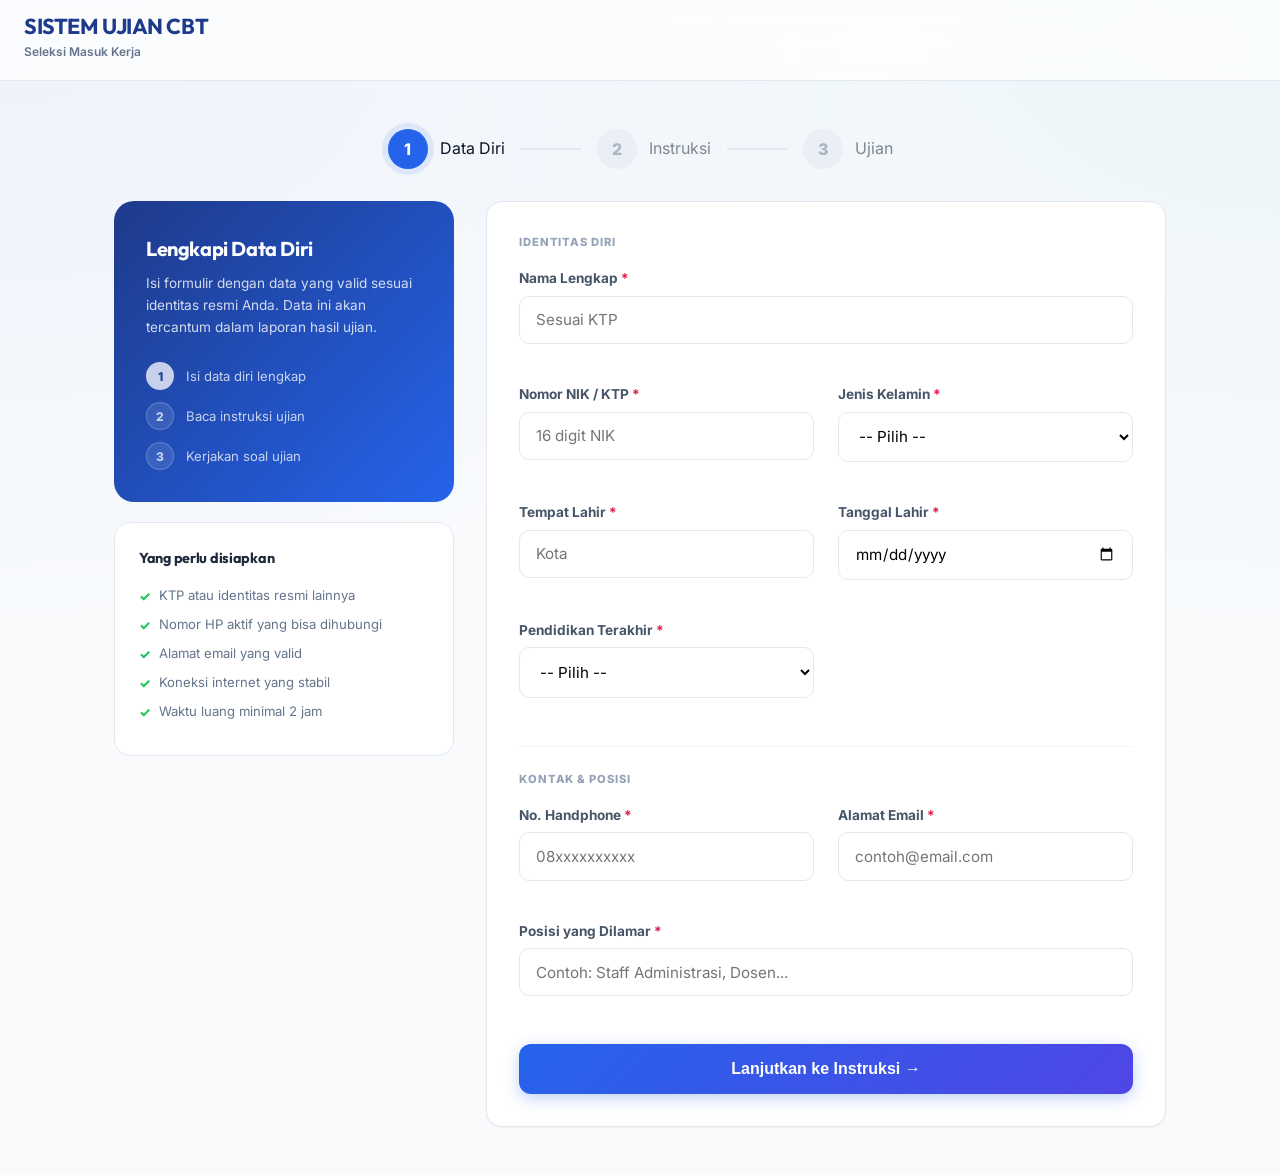
<file: instruksi.html>
<!DOCTYPE html>
<html lang="id">
<head>
  <meta charset="UTF-8">
  <meta name="viewport" content="width=device-width, initial-scale=1.0">
  <title>Instruksi Ujian – Sistem Ujian CBT</title>
  <link rel="stylesheet" href="css/style.css">
  <style>
    /* ── Instruksi Page Styles ── */
    .instruksi-layout {
      display: grid;
      grid-template-columns: 1fr 340px;
      gap: 2rem;
      align-items: start;
    }

    /* Session Info Cards */
    .sesi-grid {
      display: grid;
      grid-template-columns: 1fr 1fr;
      gap: 1.25rem;
      margin-bottom: 2rem;
    }
    .sesi-card {
      background: white;
      border: 1px solid #e2e8f0;
      border-radius: 18px;
      padding: 1.75rem;
      position: relative;
      overflow: hidden;
      box-shadow: 0 2px 12px rgba(0,0,0,0.04);
      transition: transform 0.2s, box-shadow 0.2s;
    }
    .sesi-card:hover { transform: translateY(-3px); box-shadow: 0 8px 25px rgba(0,0,0,0.08); }
    .sesi-card::after {
      content: '';
      position: absolute; top: 0; left: 0;
      width: 100%; height: 4px;
    }
    .sesi-card.ped::after { background: linear-gradient(90deg, #2563eb, #4f46e5); }
    .sesi-card.pro::after { background: linear-gradient(90deg, #059669, #06b6d4); }
    .sesi-badge {
      display: inline-flex; align-items: center; gap: 6px;
      font-size: 0.7rem; font-weight: 800; text-transform: uppercase;
      letter-spacing: 0.06em; margin-bottom: 0.75rem;
      padding: 4px 10px; border-radius: 50px;
    }
    .sesi-card.ped .sesi-badge { background: #eff6ff; color: #1d4ed8; }
    .sesi-card.pro .sesi-badge { background: #ecfdf5; color: #065f46; }
    .sesi-card h3 { font-size: 1.05rem; color: #0f172a; margin-bottom: 1rem; }
    .sesi-stats {
      display: flex; gap: 1rem;
    }
    .sesi-stat {
      display: flex; flex-direction: column;
      background: #f8fafc; border-radius: 10px;
      padding: 0.6rem 1rem; border: 1px solid #e2e8f0;
      min-width: 70px;
    }
    .sesi-stat-val { font-size: 1.5rem; font-weight: 800; color: #1e293b; line-height: 1; }
    .sesi-stat-lbl { font-size: 0.65rem; font-weight: 700; color: #94a3b8; text-transform: uppercase; letter-spacing: 0.04em; margin-top: 2px; }

    /* Rules Card */
    .rules-card {
      background: white;
      border: 1px solid #e2e8f0;
      border-radius: 18px;
      padding: 2rem;
      margin-bottom: 1.5rem;
      box-shadow: 0 2px 12px rgba(0,0,0,0.04);
    }
    .rules-card-title {
      display: flex; align-items: center; gap: 10px;
      font-size: 1rem; font-weight: 800; color: #0f172a;
      margin-bottom: 1.5rem;
    }
    .rules-card-title span {
      width: 36px; height: 36px; background: #eff6ff; border-radius: 10px;
      display: flex; align-items: center; justify-content: center; font-size: 1rem;
    }
    .rule-item {
      display: flex; gap: 12px; align-items: flex-start;
      padding: 0.85rem 0; border-bottom: 1px solid #f1f5f9;
    }
    .rule-item:last-child { border-bottom: none; padding-bottom: 0; }
    .rule-num {
      width: 26px; height: 26px; border-radius: 50%;
      background: linear-gradient(135deg, #2563eb, #4f46e5);
      color: white; font-size: 0.72rem; font-weight: 800;
      display: flex; align-items: center; justify-content: center; flex-shrink: 0;
    }
    .rule-text { font-size: 0.88rem; color: #475569; line-height: 1.6; padding-top: 2px; }

    /* Agree Box */
    .agree-box {
      background: linear-gradient(135deg, #eff6ff, #f5f3ff);
      border: 1.5px solid rgba(37,99,235,0.2);
      border-radius: 14px;
      padding: 1.5rem;
      margin-bottom: 1.25rem;
    }
    .agree-label {
      display: flex; gap: 14px; align-items: flex-start; cursor: pointer;
    }
    .agree-label input[type="checkbox"] {
      width: 20px; height: 20px; flex-shrink: 0;
      margin-top: 2px; accent-color: #2563eb; cursor: pointer;
    }
    .agree-text { font-size: 0.88rem; color: #334155; line-height: 1.6; }

    .btn-mulai {
      width: 100%; padding: 1.1rem;
      background: linear-gradient(135deg, #2563eb, #4f46e5);
      color: white; border: none; border-radius: 14px;
      font-size: 1.05rem; font-weight: 800; cursor: pointer;
      box-shadow: 0 4px 15px rgba(37,99,235,0.3);
      transition: transform 0.2s, box-shadow 0.2s, opacity 0.2s;
    }
    .btn-mulai:hover:not(:disabled) { transform: translateY(-2px); box-shadow: 0 8px 25px rgba(37,99,235,0.35); }
    .btn-mulai:disabled { opacity: 0.45; cursor: not-allowed; }

    /* Sidebar (kanan) */
    .instruksi-sidebar { position: sticky; top: 100px; }
    .peserta-summary {
      background: linear-gradient(135deg, #0f172a, #1e3a8a);
      border-radius: 18px; padding: 1.75rem; margin-bottom: 1.25rem; color: white;
    }
    .peserta-summary-label { font-size: 0.7rem; text-transform: uppercase; letter-spacing: 0.08em; color: rgba(255,255,255,0.5); margin-bottom: 0.25rem; }
    .peserta-summary-name { font-size: 1.2rem; font-weight: 800; margin-bottom: 1.25rem; }
    .peserta-summary-row { display: flex; justify-content: space-between; font-size: 0.8rem; padding: 0.4rem 0; border-bottom: 1px solid rgba(255,255,255,0.08); }
    .peserta-summary-row:last-child { border-bottom: none; }
    .peserta-summary-row span:first-child { color: rgba(255,255,255,0.55); }
    .peserta-summary-row span:last-child { font-weight: 700; color: white; }

    .tips-card {
      background: white; border: 1px solid #e2e8f0;
      border-radius: 18px; padding: 1.75rem;
    }
    .tips-card h4 { font-size: 0.85rem; font-weight: 800; color: #0f172a; margin-bottom: 1rem; text-transform: uppercase; letter-spacing: 0.04em; }
    .tip-item {
      display: flex; gap: 10px; align-items: flex-start;
      font-size: 0.82rem; color: #64748b; margin-bottom: 0.75rem; line-height: 1.5;
    }
    .tip-icon { font-size: 1rem; flex-shrink: 0; margin-top: 1px; }

    /* ── Mobile Responsive ── */
    @media (max-width: 768px) {
      .instruksi-layout {
        grid-template-columns: 1fr;
        gap: 1.25rem;
      }
      .instruksi-sidebar { position: static; order: -1; }
      .sesi-grid { grid-template-columns: 1fr; gap: 1rem; margin-bottom: 1.5rem; }
      .rules-card { padding: 1.5rem; margin-bottom: 1.25rem; }
      .peserta-summary { padding: 1.5rem; }
      .tips-card { padding: 1.5rem; }
      .btn-mulai { font-size: 0.95rem; padding: 1rem; }
    }

    @media (max-width: 480px) {
      .sesi-stats { gap: 0.75rem; }
      .sesi-stat-val { font-size: 1.25rem; }
      .peserta-summary-name { font-size: 1.05rem; }
      .rules-card { padding: 1.25rem; }
      .agree-box { padding: 1.25rem; }
    }
  </style>
</head>
<body>
<div class="bg-mesh"></div>

<header class="site-header">
  <div class="header-inner">
    <div class="logo">
      <div class="logo-text">
        <h1>SISTEM UJIAN CBT</h1>
        <span id="peserta-info">Peserta</span>
      </div>
    </div>
  </div>
</header>

<main class="main-container">

  <!-- STEPPER -->
  <div class="step-indicator" style="margin-bottom: 2.5rem;">
    <div class="step done">
      <div class="step-circle">✓</div>
      <div class="step-label">Data Diri</div>
    </div>
    <div class="step-line done"></div>
    <div class="step active">
      <div class="step-circle">2</div>
      <div class="step-label">Instruksi</div>
    </div>
    <div class="step-line"></div>
    <div class="step">
      <div class="step-circle">3</div>
      <div class="step-label">Ujian</div>
    </div>
  </div>

  <!-- PAGE TITLE -->
  <div style="margin-bottom: 2rem;">
    <h2 style="font-size: 1.75rem; color: #0f172a; margin-bottom: 0.35rem;">Instruksi &amp; Informasi Ujian</h2>
    <p style="color: #64748b; font-size: 0.95rem;">Baca seluruh instruksi dengan teliti sebelum memulai ujian.</p>
  </div>

  <div class="instruksi-layout">

    <!-- MAIN CONTENT -->
    <div>
      <!-- Sesi Info -->
      <div class="sesi-grid">
        <div class="sesi-card ped">
          <div class="sesi-badge">📚 Sesi 1</div>
          <h3>Tes Kompetensi Pedagogik</h3>
          <div class="sesi-stats">
            <div class="sesi-stat">
              <div class="sesi-stat-val" id="jumlah-ped">–</div>
              <div class="sesi-stat-lbl">Soal</div>
            </div>
            <div class="sesi-stat">
              <div class="sesi-stat-val">60</div>
              <div class="sesi-stat-lbl">Menit</div>
            </div>
          </div>
        </div>
        <div class="sesi-card pro">
          <div class="sesi-badge">💼 Sesi 2</div>
          <h3>Tes Kompetensi Profesional</h3>
          <div class="sesi-stats">
            <div class="sesi-stat">
              <div class="sesi-stat-val" id="jumlah-pro">–</div>
              <div class="sesi-stat-lbl">Soal</div>
            </div>
            <div class="sesi-stat">
              <div class="sesi-stat-val">60</div>
              <div class="sesi-stat-lbl">Menit</div>
            </div>
          </div>
        </div>
      </div>

      <!-- Rules -->
      <div class="rules-card">
        <div class="rules-card-title">
          <span>📋</span> Peraturan &amp; Ketentuan Ujian
        </div>
        <div class="rule-item">
          <div class="rule-num">1</div>
          <div class="rule-text">Ujian terdiri dari <strong>2 sesi berurutan</strong>: Kompetensi Pedagogik kemudian Kompetensi Profesional.</div>
        </div>
        <div class="rule-item">
          <div class="rule-num">2</div>
          <div class="rule-text">Setiap sesi memiliki batas waktu. Jika waktu habis, <strong>jawaban Anda otomatis tersimpan dengan aman</strong> — tidak perlu panik. Sistem akan menampilkan konfirmasi bahwa semua jawaban telah disimpan sebelum melanjutkan.</div>
        </div>
        <div class="rule-item">
          <div class="rule-num">3</div>
          <div class="rule-text">Setelah sesi selesai, Anda <strong>tidak dapat kembali</strong> ke sesi tersebut. Pastikan semua soal telah dikerjakan.</div>
        </div>
        <div class="rule-item">
          <div class="rule-num">4</div>
          <div class="rule-text">Setiap peserta hanya dapat mengerjakan ujian <strong>satu kali</strong>. Setelah ujian selesai, Anda tidak dapat mengulangi pengerjaan ujian.</div>
        </div>
        <div class="rule-item">
          <div class="rule-num">5</div>
          <div class="rule-text"><strong>Dilarang</strong> menutup tab, me-refresh halaman, atau menekan tombol 'Back' pada browser selama ujian berlangsung.</div>
        </div>
        <div class="rule-item">
          <div class="rule-num">6</div>
          <div class="rule-text">Pastikan koneksi internet Anda <strong>stabil</strong>. Jika terjadi kendala teknis, segera lapor ke pengawas.</div>
        </div>
        <div class="rule-item">
          <div class="rule-num">7</div>
          <div class="rule-text">Pengerjaan dilakukan secara <strong>jujur dan mandiri</strong>. Segala bentuk kecurangan akan mengakibatkan diskualifikasi otomatis.</div>
        </div>
      </div>

      <!-- Agree & Start -->
      <div class="agree-box">
        <label class="agree-label">
          <input type="checkbox" id="setuju">
          <span class="agree-text">
            Saya telah membaca dan memahami seluruh instruksi serta peraturan ujian. Saya siap mengikuti ujian dengan jujur dan mematuhi segala ketentuan yang berlaku.
          </span>
        </label>
      </div>

      <div style="margin-bottom: 1.5rem;">
        <label style="display:block; font-size: 0.85rem; font-weight: 700; color: #0f172a; margin-bottom: 8px;">Token Ujian <span style="color:#ef4444;">*</span></label>
        <input type="text" id="token-input" placeholder="Masukkan 5 Digit Token" style="width: 100%; padding: 1rem; border: 2px solid #e2e8f0; border-radius: 12px; font-size: 1.25rem; font-weight: 800; text-align: center; text-transform: uppercase; letter-spacing: 4px; color: #1e3a8a;" maxlength="5">
        <div id="token-error" style="color: #ef4444; font-size: 0.8rem; font-weight: 600; margin-top: 8px; display: none; text-align: center;">Token tidak valid! Silakan tanya pengawas.</div>
      </div>

      <button id="btn-mulai" class="btn-mulai" disabled>
        Mulai Ujian Sekarang →
      </button>
    </div>

    <!-- SIDEBAR -->
    <aside class="instruksi-sidebar">
      <div class="peserta-summary">
        <div class="peserta-summary-label">Peserta Ujian</div>
        <div class="peserta-summary-name" id="sidebar-nama">–</div>
        <div class="peserta-summary-row">
          <span>NIK</span><span id="sidebar-nik">–</span>
        </div>
        <div class="peserta-summary-row">
          <span>Pendidikan</span><span id="sidebar-pend">–</span>
        </div>
        <div class="peserta-summary-row">
          <span>Posisi Dilamar</span><span id="sidebar-posisi">–</span>
        </div>
      </div>

      <div class="tips-card">
        <h4>Tips Sebelum Ujian</h4>
        <div class="tip-item"><div class="tip-icon">💡</div>Gunakan browser Chrome atau Firefox terbaru untuk pengalaman terbaik.</div>
        <div class="tip-item"><div class="tip-icon">🔋</div>Pastikan perangkat Anda terisi daya penuh selama ujian berlangsung.</div>
        <div class="tip-item"><div class="tip-icon">🤫</div>Cari tempat yang tenang dan bebas gangguan.</div>
        <div class="tip-item"><div class="tip-icon">⌨️</div>Gunakan tombol A–E untuk memilih jawaban dengan lebih cepat.</div>
        <div class="tip-item"><div class="tip-icon">⏱</div>Kelola waktu dengan baik, tandai soal yang ragu-ragu untuk ditinjau kembali.</div>
      </div>
    </aside>

  </div>
</main>

<script src="js/soal.js?v=4"></script>
<script>
  const peserta = JSON.parse(sessionStorage.getItem('peserta_ujian') || '{}');
  if (!peserta.nama) {
    window.location.href = 'data-diri.html';
  } else {
    document.getElementById('peserta-info').textContent = peserta.nama;
    document.getElementById('sidebar-nama').textContent = peserta.nama;
    document.getElementById('sidebar-nik').textContent = peserta.nik || '–';
    document.getElementById('sidebar-pend').textContent = peserta.pendidikan || '–';
    document.getElementById('sidebar-posisi').textContent = peserta.posisi || '–';
  }

  // Load jumlah soal after soal.js
  window.addEventListener('DOMContentLoaded', async () => {
    await syncSoalFromServer();
    if (typeof SESI_CONFIG !== 'undefined') {
      document.getElementById('jumlah-ped').textContent = SESI_CONFIG[0]?.soal?.length || '–';
      document.getElementById('jumlah-pro').textContent = SESI_CONFIG[1]?.soal?.length || '–';
    }
  });

  const checkbox = document.getElementById('setuju');
  const btn = document.getElementById('btn-mulai');

  checkbox.addEventListener('change', function() {
    btn.disabled = !this.checked;
  });

  btn.addEventListener('click', async function() {
    const tokenInput = document.getElementById('token-input').value.trim();
    const errorEl = document.getElementById('token-error');
    
    if (tokenInput.length === 0) {
      errorEl.textContent = 'Token harus diisi!';
      errorEl.style.display = 'block';
      return;
    }

    // Ubah teks tombol loading
    const oriText = btn.innerHTML;
    btn.innerHTML = '⏳ Memvalidasi Token...';
    btn.disabled = true;

    try {
      const resp = await fetch('api_token.php', {
        method: 'POST',
        headers: { 'Content-Type': 'application/json' },
        body: JSON.stringify({ action: 'validate', token: tokenInput })
      });
      const data = await resp.json();

      if (data.status !== 'success') {
        errorEl.textContent = data.message || 'Token tidak valid!';
        errorEl.style.display = 'block';
        btn.innerHTML = oriText;
        btn.disabled = false;
        return;
      }
    } catch(e) {
      errorEl.textContent = 'Gagal terhubung ke server. Cek koneksi.';
      errorEl.style.display = 'block';
      btn.innerHTML = oriText;
      btn.disabled = false;
      return;
    }

    errorEl.style.display = 'none';

    // ── Cek apakah ujian sudah pernah diselesaikan ──
    const EXAM_DONE_KEY = 'cbt_exam_completed';
    try {
      const completed = JSON.parse(localStorage.getItem(EXAM_DONE_KEY) || '[]');
      const found = completed.find(e => e.nik === peserta.nik);
      if (found) {
        showExamDoneBlock(peserta, found);
        return;
      }
    } catch(e) {}

    peserta.waktu_mulai = new Date().toISOString();
    sessionStorage.setItem('peserta_ujian', JSON.stringify(peserta));
    window.location.href = 'ujian.html';
  });

  function showExamDoneBlock(peserta, entry) {
    const waktu = new Date(entry.waktu).toLocaleDateString('id-ID', {
      day: '2-digit', month: 'long', year: 'numeric', hour: '2-digit', minute: '2-digit'
    });
    const overlay = document.createElement('div');
    overlay.style.cssText = 'position:fixed;inset:0;background:rgba(15,23,42,0.65);backdrop-filter:blur(8px);z-index:9999;display:flex;align-items:center;justify-content:center;animation:fadeIn 0.4s ease;';
    overlay.innerHTML = `
      <div style="background:white;border-radius:24px;padding:2.5rem;max-width:480px;width:90%;text-align:center;box-shadow:0 30px 80px rgba(0,0,0,0.2);animation:slideUp 0.4s cubic-bezier(0.34,1.56,0.64,1);position:relative;overflow:hidden;">
        <div style="position:absolute;top:0;left:0;right:0;height:5px;background:linear-gradient(90deg,#f59e0b,#ef4444);"></div>
        <div style="width:80px;height:80px;background:linear-gradient(135deg,#fef3c7,#fde68a);border-radius:50%;display:flex;align-items:center;justify-content:center;margin:0 auto 1.5rem;font-size:2.2rem;box-shadow:0 8px 24px rgba(245,158,11,0.2);">
          🔒
        </div>
        <h2 style="font-family:'Outfit',sans-serif;font-size:1.5rem;font-weight:800;color:#0f172a;margin-bottom:0.75rem;">
          Ujian Sudah Diselesaikan
        </h2>
        <p style="color:#64748b;font-size:0.9rem;line-height:1.7;margin-bottom:1.5rem;">
          Anda sudah menyelesaikan ujian ini sebelumnya.<br>
          Setiap peserta hanya dapat mengerjakan ujian <strong>satu kali</strong>.
        </p>
        <div style="background:#fffbeb;border:1px solid #fde68a;border-radius:12px;padding:1rem;margin-bottom:1.5rem;text-align:left;">
          <div style="display:flex;justify-content:space-between;padding:5px 0;border-bottom:1px solid #fef3c7;">
            <span style="color:#92400e;font-size:0.82rem;font-weight:600;">Peserta</span>
            <span style="font-weight:700;color:#0f172a;font-size:0.85rem;">${entry.nama || peserta.nama}</span>
          </div>
          <div style="display:flex;justify-content:space-between;padding:5px 0;border-bottom:1px solid #fef3c7;">
            <span style="color:#92400e;font-size:0.82rem;font-weight:600;">NIK</span>
            <span style="font-weight:700;color:#0f172a;font-size:0.85rem;">${peserta.nik || '–'}</span>
          </div>
          <div style="display:flex;justify-content:space-between;padding:5px 0;">
            <span style="color:#92400e;font-size:0.82rem;font-weight:600;">Diselesaikan</span>
            <span style="font-weight:700;color:#0f172a;font-size:0.85rem;">${waktu}</span>
          </div>
        </div>
        <p style="color:#94a3b8;font-size:0.82rem;margin-bottom:1.5rem;">
          Jika Anda merasa ini adalah kesalahan, silakan hubungi admin/pengawas ujian.
        </p>
        <div style="display:flex;gap:10px;justify-content:center;flex-wrap:wrap;">
          <a href="hasil.html" style="padding:0.85rem 2rem;background:linear-gradient(135deg,#2563eb,#4f46e5);color:white;border:none;border-radius:12px;font-weight:700;font-size:0.9rem;cursor:pointer;box-shadow:0 4px 16px rgba(37,99,235,0.3);text-decoration:none;display:inline-block;">
            📊 Lihat Hasil Ujian
          </a>
          <a href="index.html" style="padding:0.85rem 2rem;background:transparent;color:#64748b;border:1px solid #e2e8f0;border-radius:12px;font-weight:600;font-size:0.85rem;cursor:pointer;text-decoration:none;display:inline-block;">
            ← Kembali ke Beranda
          </a>
        </div>
      </div>
    `;
    document.body.appendChild(overlay);
  }
</script>
</body>
</html>
</file>
<file: css/style.css>
/* =============================================
   UJIAN CBT - PREMIUM LIGHT DESIGN SYSTEM
   ============================================= */

@import url('https://fonts.googleapis.com/css2?family=Outfit:wght@300;400;500;600;700;800&family=Inter:wght@300;400;500;600;700&display=swap');

:root {
  --primary: #2563eb;
  --primary-dark: #1d4ed8;
  --primary-light: #60a5fa;
  --secondary: #64748b;
  --accent-indigo: #4f46e5;
  --accent-cyan: #0891b2;
  --accent-emerald: #059669;
  --accent-rose: #e11d48;
  --accent-amber: #d97706;
  
  --bg-body: #f8fafc; 
  --bg-surface: #ffffff;
  --bg-card: #ffffff;
  --bg-glass: rgba(255, 255, 255, 0.7);
  
  --text-primary: #0f172a;
  --text-secondary: #334155;
  --text-muted: #64748b;
  
  --border: #e2e8f0;
  --radius-sm: 8px;
  --radius: 16px;
  --radius-lg: 24px;
  --radius-full: 9999px;
  
  --shadow-sm: 0 1px 2px 0 rgb(0 0 0 / 0.05);
  --shadow-md: 0 4px 6px -1px rgb(0 0 0 / 0.1);
  --shadow-lg: 0 10px 15px -3px rgb(0 0 0 / 0.1);
  
  --transition: all 0.3s cubic-bezier(0.4, 0, 0.2, 1);
}

* { margin: 0; padding: 0; box-sizing: border-box; }

body {
  font-family: 'Inter', sans-serif;
  background: var(--bg-body);
  color: var(--text-primary);
  min-height: 100vh;
  line-height: 1.6;
  overflow-x: hidden;
}

h1, h2, h3, h4, h5, h6 {
  font-family: 'Outfit', sans-serif;
  font-weight: 700;
  letter-spacing: -0.02em;
}

/* Background Decoration */
.bg-mesh {
  position: fixed;
  top: 0; left: 0;
  width: 100%; height: 100%;
  z-index: -1;
  background-color: #f8fafc;
  background-image: 
    radial-gradient(at 0% 0%, rgba(37, 99, 235, 0.05) 0px, transparent 50%),
    radial-gradient(at 100% 0%, rgba(8, 145, 178, 0.05) 0px, transparent 50%);
}

/* Layout Containers */
.main-container { max-width: 1100px; margin: 0 auto; padding: 3rem 1.5rem; position: relative; }
.main-container.wide { max-width: 1500px; padding: 2rem 1.5rem; overflow: hidden; }

/* Header */
.site-header {
  position: sticky; top: 0; z-index: 100;
  background: var(--bg-glass);
  backdrop-filter: blur(12px);
  border-bottom: 1px solid var(--border);
}

.header-inner {
  max-width: 1300px; margin: 0 auto;
  height: 80px; padding: 0 1.5rem;
  display: flex; align-items: center; justify-content: space-between;
}

.logo { display: flex; align-items: center; gap: 12px; }
.logo-text h1 { font-size: 1.35rem; color: #1e3a8a; line-height: 1; }
.logo-text span { font-size: 0.75rem; color: var(--text-muted); font-weight: 600; }

/* Buttons */
.btn {
  display: inline-flex; align-items: center; justify-content: center;
  padding: 0.8rem 1.8rem; border-radius: var(--radius-sm);
  font-weight: 700; font-size: 0.95rem; cursor: pointer;
  transition: var(--transition); border: none; gap: 8px;
}

.btn-primary {
  background: linear-gradient(135deg, var(--primary), var(--accent-indigo));
  color: white; box-shadow: 0 4px 12px rgba(37, 99, 235, 0.2);
}

.btn-primary:hover { transform: translateY(-2px); box-shadow: 0 6px 16px rgba(37, 99, 235, 0.3); }

.btn-outline { background: white; border: 1px solid #cbd5e1; color: #475569; }
.btn-outline:hover { background: #f8fafc; border-color: #94a3b8; }

.btn-lg { padding: 1.1rem 2.5rem; font-size: 1.1rem; border-radius: var(--radius); }

/* Hero Section */
.hero { margin-bottom: 4rem; }
.hero-grid { display: grid; grid-template-columns: 1fr 1fr; gap: 3rem; align-items: center; }
.hero-illu img { width: 100%; max-width: 500px; height: auto; animation: float 6s ease-in-out infinite; }

@keyframes float {
  0% { transform: translateY(0px); }
  50% { transform: translateY(-15px); }
  100% { transform: translateY(0px); }
}

.hero h1 { font-size: 3.5rem; line-height: 1.1; margin-bottom: 1.5rem; color: #0f172a; }
.hero p { font-size: 1.15rem; color: var(--text-secondary); margin-bottom: 2.5rem; }

/* Cards */
.card {
  background: var(--bg-card);
  border: 1px solid var(--border);
  border-radius: var(--radius);
  box-shadow: var(--shadow-sm);
}

/* Stepper */
.step-indicator { display: flex; align-items: center; justify-content: center; gap: 1rem; margin-bottom: 3rem; }
.step { display: flex; align-items: center; gap: 0.75rem; opacity: 0.5; }
.step.active, .step.done { opacity: 1; }
.step-circle {
  width: 40px; height: 40px; border-radius: 50%;
  background: #e2e8f0;
  display: flex; align-items: center; justify-content: center;
  font-weight: 800; color: #64748b;
  font-size: 1rem; line-height: 1; padding: 0;
  flex-shrink: 0; text-align: center;
}
.step.active .step-circle { background: var(--primary); color: white; box-shadow: 0 0 0 6px rgba(37, 99, 235, 0.1); }
.step.done .step-circle {
  background: #22c55e; color: white;
  font-size: 1.15rem;
  padding-bottom: 1px;
}
.step-line { width: 60px; height: 2px; background: #e2e8f0; }
.step-line.done { background: #22c55e; }

/* Form Elements */
.form-group { margin-bottom: 1.5rem; }
.form-label { display: block; font-size: 0.9rem; font-weight: 700; color: #475569; margin-bottom: 8px; }
.form-input, .form-select {
  width: 100%; padding: 0.85rem 1rem; border-radius: var(--radius-sm);
  border: 1px solid #cbd5e1; background: #ffffff; font-size: 1rem;
  transition: var(--transition);
}
.form-input:focus { outline: none; border-color: var(--primary); box-shadow: 0 0 0 4px rgba(37, 99, 235, 0.1); }

/* Exam UI */
.exam-layout {
  display: grid;
  grid-template-columns: 210px minmax(0, 1fr) 260px;
  gap: 1.25rem;
  align-items: start;
}

.exam-sidebar-left {
  position: sticky;
  top: 90px;
}

.exam-main {
  display: flex;
  flex-direction: column;
  gap: 1.25rem;
  min-width: 0; /* Critical: allows grid child to shrink */
  overflow: hidden;
}

.exam-sidebar-right {
  display: flex;
  flex-direction: column;
  gap: 1rem;
  position: sticky;
  top: 90px;
  min-width: 0;
}

.question-text {
  font-size: 1.15rem;
  font-weight: 500;
  margin: 1.25rem 0 2rem;
  line-height: 1.7;
  color: #1e293b;
  word-wrap: break-word;
  overflow-wrap: break-word;
  word-break: break-word;
}

.option-item {
  display: flex;
  align-items: flex-start; /* Changed from center to start for long options */
  padding: 1.25rem 1.5rem;
  background: #ffffff;
  border: 1px solid #e2e8f0;
  border-radius: var(--radius);
  margin-bottom: 0.75rem;
  cursor: pointer;
  transition: var(--transition);
}

.option-text {
  font-size: 1rem;
  line-height: 1.5;
  color: #334155;
  padding-top: 4px; /* Align with letter circle */
}

/* Question Actions */
.q-actions {
  display: flex;
  justify-content: space-between;
  align-items: center;
  padding: 1.5rem 2.5rem;
  background: white;
  border: 1px solid var(--border);
  border-radius: var(--radius);
  box-shadow: var(--shadow-sm);
  margin-top: 1rem;
}

.btn-flag {
  padding: 0.7rem 1.4rem;
  border-radius: var(--radius-sm);
  border: 1.5px solid #cbd5e1;
  background: white;
  color: #64748b;
  font-weight: 700;
  font-size: 0.9rem;
  font-family: 'Inter', sans-serif;
  cursor: pointer;
  transition: var(--transition);
  display: inline-flex;
  align-items: center;
  gap: 6px;
  line-height: 1;
}

.btn-flag.flagged {
  background: #fffbeb;
  border-color: #f59e0b;
  color: #b45309;
}

.q-grid { display: grid; grid-template-columns: repeat(5, 1fr); gap: 10px; }
.q-btn {
  height: 48px; background: #ffffff; border: 1px solid #e2e8f0; border-radius: var(--radius-sm);
  color: #475569; font-weight: 700; cursor: pointer; transition: var(--transition);
}
.q-btn.current { background: var(--primary); color: white; }
.q-btn.answered { background: #f0fdf4; border-color: #22c55e; color: #166534; }
.q-btn.flagged { background: #fffbeb; border-color: #f59e0b; color: #92400e; }

.timer-box { padding: 10px 20px; background: #fef2f2; border: 1px solid #fee2e2; border-radius: var(--radius-sm); text-align: center; }
.timer-display { font-family: 'Outfit', sans-serif; font-weight: 800; font-size: 1.5rem; color: #b91c1c; }

.session-tabs { display: flex; flex-direction: column; gap: 10px; }
.session-tab {
  display: flex; align-items: center; gap: 12px; padding: 12px 16px;
  border-radius: var(--radius-sm); background: #f8fafc; border: 1px solid #e2e8f0;
}
.session-tab.active { background: #eff6ff; border-color: var(--primary); }
.session-tab-num { width: 28px; height: 28px; border-radius: 50%; background: #cbd5e1; color: white; display: flex; align-items: center; justify-content: center; font-size: 0.75rem; font-weight: 800; }
.session-tab.active .session-tab-num { background: var(--primary); }

.question-card { background: white; padding: 2.5rem; border-radius: var(--radius); border: 1px solid var(--border); box-shadow: var(--shadow-md); }

.option-item:hover { background: #f8fafc; }
.option-item.selected { background: #eff6ff; border-color: var(--primary); }
.option-letter { width: 36px; height: 36px; border-radius: 50%; border: 2px solid #e2e8f0; display: flex; align-items: center; justify-content: center; font-weight: 800; margin-right: 1.25rem; flex-shrink: 0; }
.option-item.selected .option-letter { background: var(--primary); color: white; border-color: var(--primary); }
.submit-stats { display: grid; gap: 10px; }
.submit-stat { display: flex; align-items: center; justify-content: space-between; padding: 12px 16px; background: #f8fafc; border: 1px solid #e2e8f0; border-radius: var(--radius-sm); }
.submit-stat .val { font-weight: 800; font-size: 1.1rem; }
.val-answered { color: #166534; }
.val-flagged { color: #92400e; }

/* Admin Panel Layout */
.admin-layout { display: grid; grid-template-columns: 280px 1fr; min-height: 100vh; }
.admin-sidebar { background: white; border-right: 1px solid var(--border); padding: 2rem 1.5rem; display: flex; flex-direction: column; gap: 2rem; }
.admin-nav { display: flex; flex-direction: column; gap: 8px; }
.admin-nav-item { display: flex; align-items: center; gap: 12px; padding: 12px 16px; border-radius: var(--radius-sm); color: #64748b; font-weight: 600; text-decoration: none; transition: var(--transition); }
.admin-nav-item:hover, .admin-nav-item.active { background: #eff6ff; color: var(--primary); }
.admin-main { padding: 2.5rem 3rem; background: #f8fafc; }

.admin-stats { display: grid; grid-template-columns: repeat(3, 1fr); gap: 1.5rem; margin-bottom: 2.5rem; }
.stat-card { background: white; padding: 1.5rem; border-radius: var(--radius); border: 1px solid var(--border); box-shadow: var(--shadow-sm); }
.stat-card h4 { font-size: 0.7rem; text-transform: uppercase; color: var(--text-muted); margin-bottom: 8px; }
.stat-card .val { font-size: 2rem; font-weight: 800; }

.filter-tabs { display: flex; gap: 8px; margin-bottom: 1.5rem; }
.filter-tab { padding: 8px 18px; border-radius: var(--radius-full); background: #f1f5f9; border: 1px solid #e2e8f0; cursor: pointer; font-size: 0.85rem; font-weight: 600; color: #64748b; transition: var(--transition); }
.filter-tab.active { background: var(--primary); color: white; border-color: var(--primary); }

.admin-table { width: 100%; border-collapse: collapse; background: white; }
.admin-table th, .admin-table td { padding: 1.25rem 1rem; text-align: left; border-bottom: 1px solid #e2e8f0; }
.admin-table th { background: #f8fafc; font-weight: 700; color: #475569; font-size: 0.85rem; }
.admin-table tr:hover { background: #f1f5f9; }

.badge { padding: 4px 12px; border-radius: var(--radius-full); font-size: 0.75rem; font-weight: 700; }
.badge-blue { background: #eff6ff; color: #2563eb; }
.badge-purple { background: #f5f3ff; color: #7c3aed; }

.btn-delete { padding: 6px 12px; background: #fef2f2; color: #b91c1c; border: 1px solid #fee2e2; border-radius: 6px; cursor: pointer; font-size: 0.75rem; font-weight: 700; }
.btn-delete:hover { background: #fee2e2; }

/* Toast */
.toast-container { position: fixed; bottom: 2rem; right: 2rem; z-index: 9999; }
.toast { padding: 1rem 1.5rem; background: #1e293b; color: white; border-radius: var(--radius-sm); box-shadow: var(--shadow-lg); margin-top: 10px; transform: translateX(150%); transition: transform 0.3s ease; display: flex; align-items: center; gap: 12px; }
.toast.show { transform: translateX(0); }

/* Modal */
.modal-overlay { position: fixed; top: 0; left: 0; width: 100%; height: 100%; background: rgba(15, 23, 42, 0.5); backdrop-filter: blur(4px); display: none; align-items: center; justify-content: center; z-index: 1000; }
.modal-box { background: white; border-radius: var(--radius-lg); width: 90%; max-width: 800px; box-shadow: var(--shadow-xl); overflow: hidden; }

/* --- MODAL IMPROVEMENTS --- */
.form-grid-admin {
  display: grid;
  grid-template-columns: 1fr 1fr;
  gap: 1.25rem;
}

.form-group.full { grid-column: span 2; }

.options-grid {
  display: grid;
  grid-template-columns: 1fr 1fr;
  gap: 1rem;
  margin-top: 1rem;
  padding: 1.25rem;
  background: #f8fafc;
  border-radius: var(--radius-sm);
  border: 1px solid #e2e8f0;
}

.options-grid .form-group { margin-bottom: 0; }

.upload-box {
  display: flex;
  flex-direction: column;
  align-items: center;
  justify-content: center;
  gap: 8px;
  width: 100%;
  min-height: 120px;
  border: 2px dashed #cbd5e1;
  padding: 1.5rem;
  border-radius: var(--radius-sm);
  text-align: center;
  transition: var(--transition);
  cursor: pointer;
  background: #f8fafc;
}

.upload-box:hover { border-color: var(--primary); background: #eff6ff; }
.upload-box input { display: none; }
.upload-label { font-size: 0.9rem; color: #64748b; font-weight: 600; }

.img-preview-container {
  margin-top: 1rem;
  display: none;
  position: relative;
  width: fit-content;
}

.img-preview {
  max-width: 200px;
  max-height: 150px;
  border-radius: var(--radius-sm);
  border: 1px solid var(--border);
  box-shadow: var(--shadow-sm);
}

.btn-remove-img {
  position: absolute;
  top: -8px;
  right: -8px;
  width: 24px;
  height: 24px;
  background: #e11d48;
  color: white;
  border: none;
  border-radius: 50%;
  cursor: pointer;
  display: flex;
  align-items: center;
  justify-content: center;
  font-size: 12px;
  box-shadow: 0 2px 4px rgba(0,0,0,0.2);
}

/* Question Image in Exam */
.question-image {
  width: 100%;
  max-width: 500px;
  border-radius: var(--radius-sm);
  margin: 1rem 0 2rem;
  border: 1px solid var(--border);
  display: none;
}


/* Modal for Exam */
.modal-overlay {
  position: fixed; top: 0; left: 0; width: 100%; height: 100%;
  background: rgba(15, 23, 42, 0.6); backdrop-filter: blur(8px);
  display: none; align-items: center; justify-content: center; z-index: 2000;
  opacity: 0; transition: opacity 0.3s ease;
}
.modal-overlay.show { display: flex; opacity: 1; }
.modal-box {
  background: white; padding: 3rem; border-radius: var(--radius-lg);
  max-width: 550px; width: 90%; box-shadow: var(--shadow-xl);
  text-align: center; transform: translateY(20px); transition: transform 0.3s ease;
}
.modal-overlay.show .modal-box { transform: translateY(0); }
.modal-title { font-size: 1.75rem; margin-bottom: 1rem; color: #1e293b; }
.modal-text { font-size: 1.1rem; color: #64748b; margin-bottom: 2.5rem; line-height: 1.6; }
.modal-actions { display: flex; gap: 1rem; justify-content: center; }

@media (max-width: 1400px) {
  .exam-layout { grid-template-columns: 200px minmax(0, 1fr) 240px; gap: 1rem; }
}

@media (max-width: 1100px) {
  .exam-layout { grid-template-columns: 200px minmax(0, 1fr); }
  .exam-sidebar-right { display: none; }
}




/* =============================================
   RESPONSIVE BREAKPOINTS – MOBILE FIRST
   ============================================= */

/* ── Tablet (≤ 900px) ── */
@media (max-width: 900px) {
  .main-container { padding: 2rem 1rem; }

  /* Header */
  .header-inner { height: 64px; padding: 0 1rem; }
  .logo-text h1 { font-size: 1.1rem; }

  /* Admin */
  .admin-layout { grid-template-columns: 1fr; }
  .admin-sidebar { display: none; }
  .admin-main { padding: 1.5rem 1rem; }
  .admin-stats { grid-template-columns: 1fr 1fr; }
}

/* ── Mobile (≤ 768px) ── */
@media (max-width: 768px) {
  .main-container { padding: 1.5rem 1rem; }
  .main-container.wide { padding: 1rem 0.75rem; }

  /* Header */
  .header-inner { height: 58px; padding: 0 0.875rem; gap: 0.5rem; }
  .logo-text h1 { font-size: 0.95rem; }
  .logo-text span { font-size: 0.68rem; }
  .btn.btn-outline { padding: 0.5rem 0.9rem; font-size: 0.75rem; }

  /* Stepper – compact */
  .step-indicator { gap: 0.4rem; margin-bottom: 1.5rem; flex-wrap: nowrap; }
  .step { gap: 0.4rem; }
  .step-label { font-size: 0.72rem; }
  .step-circle { width: 32px; height: 32px; font-size: 0.8rem; line-height: 1; padding: 0; }
  .step.done .step-circle { font-size: 0.95rem; padding-bottom: 1px; }
  .step-line { width: 30px; }

  /* Exam Header Bar */
  .exam-header-bar {
    flex-wrap: wrap;
    gap: 0.75rem;
    padding: 0.75rem 1rem;
  }
  .exam-header-bar > div:first-child { flex: 1 1 100%; }
  .progress-bar-wrap { flex: 1 1 calc(100% - 130px); max-width: 100%; }
  .timer-box { flex-shrink: 0; padding: 8px 14px; }
  .timer-display { font-size: 1.25rem; }
  .session-info-title { font-size: 0.95rem; }

  /* Exam layout – single column, show mobile nav bottom bar */
  .exam-layout { grid-template-columns: 1fr; gap: 1rem; }
  .exam-sidebar-left { display: none; }
  .exam-sidebar-right { display: none; }

  /* Question card */
  .question-card { padding: 1.25rem 1rem; }
  .question-text { font-size: 1rem; margin: 1rem 0 1.5rem; }
  .option-item { padding: 1rem; }
  .option-letter { width: 30px; height: 30px; margin-right: 0.75rem; font-size: 0.9rem; }
  .option-text { font-size: 0.9rem; }

  /* Q-Actions – Professional Mobile Layout */
  .q-actions {
    padding: 0.875rem 1rem;
    flex-direction: column-reverse;
    gap: 0.6rem;
    border-radius: 14px;
  }
  .q-nav-btns {
    display: flex;
    gap: 0.6rem;
    width: 100%;
  }
  .q-nav-btns .btn {
    flex: 1;
    justify-content: center;
    padding: 0.85rem 0.5rem;
    font-size: 0.88rem;
    border-radius: 10px;
  }
  .btn-flag {
    align-self: flex-start;
    padding: 0.55rem 1.1rem;
    font-size: 0.8rem;
    border-radius: 8px;
    border-width: 1.5px;
  }

  /* Modal */
  .modal-box { padding: 2rem 1.25rem; }
  .modal-title { font-size: 1.35rem; }
  .modal-text { font-size: 0.95rem; margin-bottom: 1.75rem; }
  .modal-actions { flex-direction: column; gap: 0.6rem; }
  .modal-actions .btn { width: 100%; justify-content: center; }

  /* Admin */
  .admin-stats { grid-template-columns: 1fr; }
  .admin-table { font-size: 0.82rem; }
  .admin-table th, .admin-table td { padding: 0.85rem 0.6rem; }
}

/* ── Small Mobile (≤ 480px) ── */
@media (max-width: 480px) {
  .main-container { padding: 1rem 0.75rem; }
  .main-container.wide { padding: 0.75rem 0.5rem; }

  /* Header */
  .header-inner { height: 54px; padding: 0 0.75rem; }
  .logo-text h1 { font-size: 0.85rem; }
  .logo-text span { display: none; }

  /* Stepper */
  .step-indicator { gap: 0.25rem; }
  .step-circle { width: 28px; height: 28px; font-size: 0.75rem; line-height: 1; padding: 0; }
  .step.done .step-circle { font-size: 0.9rem; padding-bottom: 1px; }
  .step-label { font-size: 0.65rem; }
  .step-line { width: 20px; }

  /* Question card */
  .question-card { padding: 1rem 0.875rem; border-radius: 12px; }
  .question-text { font-size: 0.95rem; }

  .q-actions { padding: 0.75rem 0.875rem; gap: 0.5rem; }
  .btn-flag { padding: 0.5rem 0.875rem; font-size: 0.78rem; }
  .q-nav-btns .btn { padding: 0.75rem 0.25rem; font-size: 0.82rem; }
}


/* Exam Header Bar - Full Width (outside grid) */
.exam-header-bar {
  display: flex;
  align-items: center;
  justify-content: space-between;
  gap: 1.5rem;
  background: white;
  border: 1px solid var(--border);
  border-radius: var(--radius);
  padding: 1rem 1.5rem;
  margin-bottom: 1.25rem;
  box-shadow: var(--shadow-sm);
}

.session-info-label { font-size: 0.75rem; font-weight: 700; color: var(--text-muted); text-transform: uppercase; letter-spacing: 0.05em; }
.session-info-title { font-size: 1.1rem; font-weight: 700; color: #1e293b; }

.progress-bar-wrap { flex: 1; max-width: 350px; }
.progress-label { font-size: 0.85rem; color: var(--text-muted); margin-bottom: 6px; }
.progress-bar { height: 8px; background: #e2e8f0; border-radius: var(--radius-full); overflow: hidden; }
.progress-fill { height: 100%; background: linear-gradient(90deg, var(--primary), var(--accent-indigo)); border-radius: var(--radius-full); transition: width 0.4s ease; }

/* Q-grid title */
.q-grid-title { font-size: 0.8rem; font-weight: 800; color: #475569; text-transform: uppercase; letter-spacing: 0.05em; margin-bottom: 0.75rem; }

/* Q Legend */
.q-legend { display: flex; flex-direction: column; gap: 6px; }
.q-legend-item { display: flex; align-items: center; gap: 8px; font-size: 0.75rem; color: var(--text-muted); }
.q-legend-dot { width: 10px; height: 10px; border-radius: 50%; border: 2px solid currentColor; flex-shrink: 0; }
.dot-current { background: var(--primary); border-color: var(--primary); color: var(--primary); }
.dot-answered { background: #22c55e; border-color: #22c55e; color: #22c55e; }
.dot-flagged { background: #f59e0b; border-color: #f59e0b; color: #f59e0b; }
.dot-empty { background: white; border-color: #cbd5e1; color: #cbd5e1; }

/* Exam header status badge */
.status-indicator { display: flex; align-items: center; gap: 8px; font-size: 0.9rem; font-weight: 600; color: #22c55e; }
.badge-dot { width: 8px; height: 8px; border-radius: 50%; background: #22c55e; animation: pulse 2s infinite; }
@keyframes pulse { 0%, 100% { opacity: 1; } 50% { opacity: 0.4; } }

/* Question badge and tag */
.q-number-badge { font-size: 0.85rem; font-weight: 700; color: var(--text-muted); display: block; margin-bottom: 4px; }
.q-category-tag { background: #eff6ff; color: var(--primary); padding: 3px 12px; border-radius: var(--radius-full); font-size: 0.75rem; font-weight: 700; }

/* Btn Success */
.btn-success { background: linear-gradient(135deg, #22c55e, #059669); color: white; }
.btn-success:hover { transform: translateY(-2px); }

/* Admin header */
.admin-header { display: flex; justify-content: space-between; align-items: center; margin-bottom: 2rem; }
.admin-header h2 { font-size: 1.75rem; color: #1e293b; }


/* Hide radio button on answer options */
.option-item input[type="radio"] { display: none; }

/* ── Multi-Jawab (Checkbox) Styles ── */
.option-item input[type="checkbox"] { display: none; }

/* Multi option base */
.option-item.option-multi {
  border-color: #e2e8f0;
  position: relative;
}

/* Hover untuk multi */
.option-item.option-multi:hover {
  background: #fffbeb;
  border-color: #fde68a;
}

/* State terpilih untuk multi */
.option-item.selected-multi {
  background: #fffbeb;
  border-color: #f59e0b;
}

/* Letter circle untuk multi — warna amber */
.option-letter-multi {
  width: 36px; height: 36px; border-radius: 50%;
  border: 2px solid #e2e8f0;
  display: flex; align-items: center; justify-content: center;
  font-weight: 800; margin-right: 1.25rem; flex-shrink: 0;
  transition: all 0.2s ease;
}

.option-item.selected-multi .option-letter-multi {
  background: #f59e0b;
  color: white;
  border-color: #f59e0b;
}

/* Responsive multi */
@media (max-width: 768px) {
  .option-letter-multi { width: 30px; height: 30px; margin-right: 0.75rem; font-size: 0.9rem; }
}

/* ── Option Images (gambar per pilihan jawaban) ── */
.option-image {
  max-width: 220px;
  max-height: 160px;
  border-radius: 8px;
  margin-top: 10px;
  border: 1px solid #e2e8f0;
  box-shadow: 0 2px 6px rgba(0,0,0,0.06);
  display: block;
  transition: transform 0.3s ease, box-shadow 0.3s ease;
  cursor: zoom-in;
}
.option-image:hover {
  transform: scale(1.05);
  box-shadow: 0 6px 20px rgba(0,0,0,0.12);
}

/* Option text container for mixed text+image */
.option-content {
  display: flex;
  flex-direction: column;
  gap: 4px;
  flex: 1;
  min-width: 0;
}

/* ── KaTeX Math Overrides ── */
.question-text .katex { font-size: 1.15em; }
.option-text .katex { font-size: 1em; }
.katex-display { margin: 0.75em 0; }

/* ── Admin: Option Image Upload Buttons ── */
.opt-img-row {
  display: flex;
  align-items: center;
  gap: 8px;
}
.opt-img-row .form-input { flex: 1; }

.opt-img-btn {
  width: 38px;
  height: 38px;
  border: 1px dashed #cbd5e1;
  border-radius: 8px;
  background: #f8fafc;
  cursor: pointer;
  display: flex;
  align-items: center;
  justify-content: center;
  font-size: 1rem;
  transition: all 0.2s ease;
  flex-shrink: 0;
  position: relative;
  overflow: hidden;
}
.opt-img-btn:hover { border-color: var(--primary); background: #eff6ff; }
.opt-img-btn input[type="file"] {
  position: absolute;
  top: 0;
  left: 0;
  width: 100%;
  height: 100%;
  opacity: 0;
  cursor: pointer;
  z-index: 2;
}
.opt-img-btn.has-image {
  border-style: solid;
  border-color: #22c55e;
  background: #f0fdf4;
}

.opt-img-preview {
  width: 36px;
  height: 36px;
  object-fit: cover;
  border-radius: 6px;
}

/* ── Image Lightbox (zoom overlay) ── */
.img-lightbox {
  position: fixed;
  top: 0; left: 0;
  width: 100%; height: 100%;
  background: rgba(15, 23, 42, 0.85);
  backdrop-filter: blur(8px);
  display: flex;
  align-items: center;
  justify-content: center;
  z-index: 5000;
  cursor: zoom-out;
  animation: fadeInLightbox 0.2s ease;
}
.img-lightbox img {
  max-width: 90%;
  max-height: 85vh;
  border-radius: 12px;
  box-shadow: 0 20px 60px rgba(0,0,0,0.4);
}
@keyframes fadeInLightbox {
  from { opacity: 0; }
  to { opacity: 1; }
}

@media (max-width: 768px) {
  .option-image { max-width: 160px; max-height: 120px; }
}
@media (max-width: 480px) {
  .option-image { max-width: 120px; max-height: 90px; }
}
</file>
